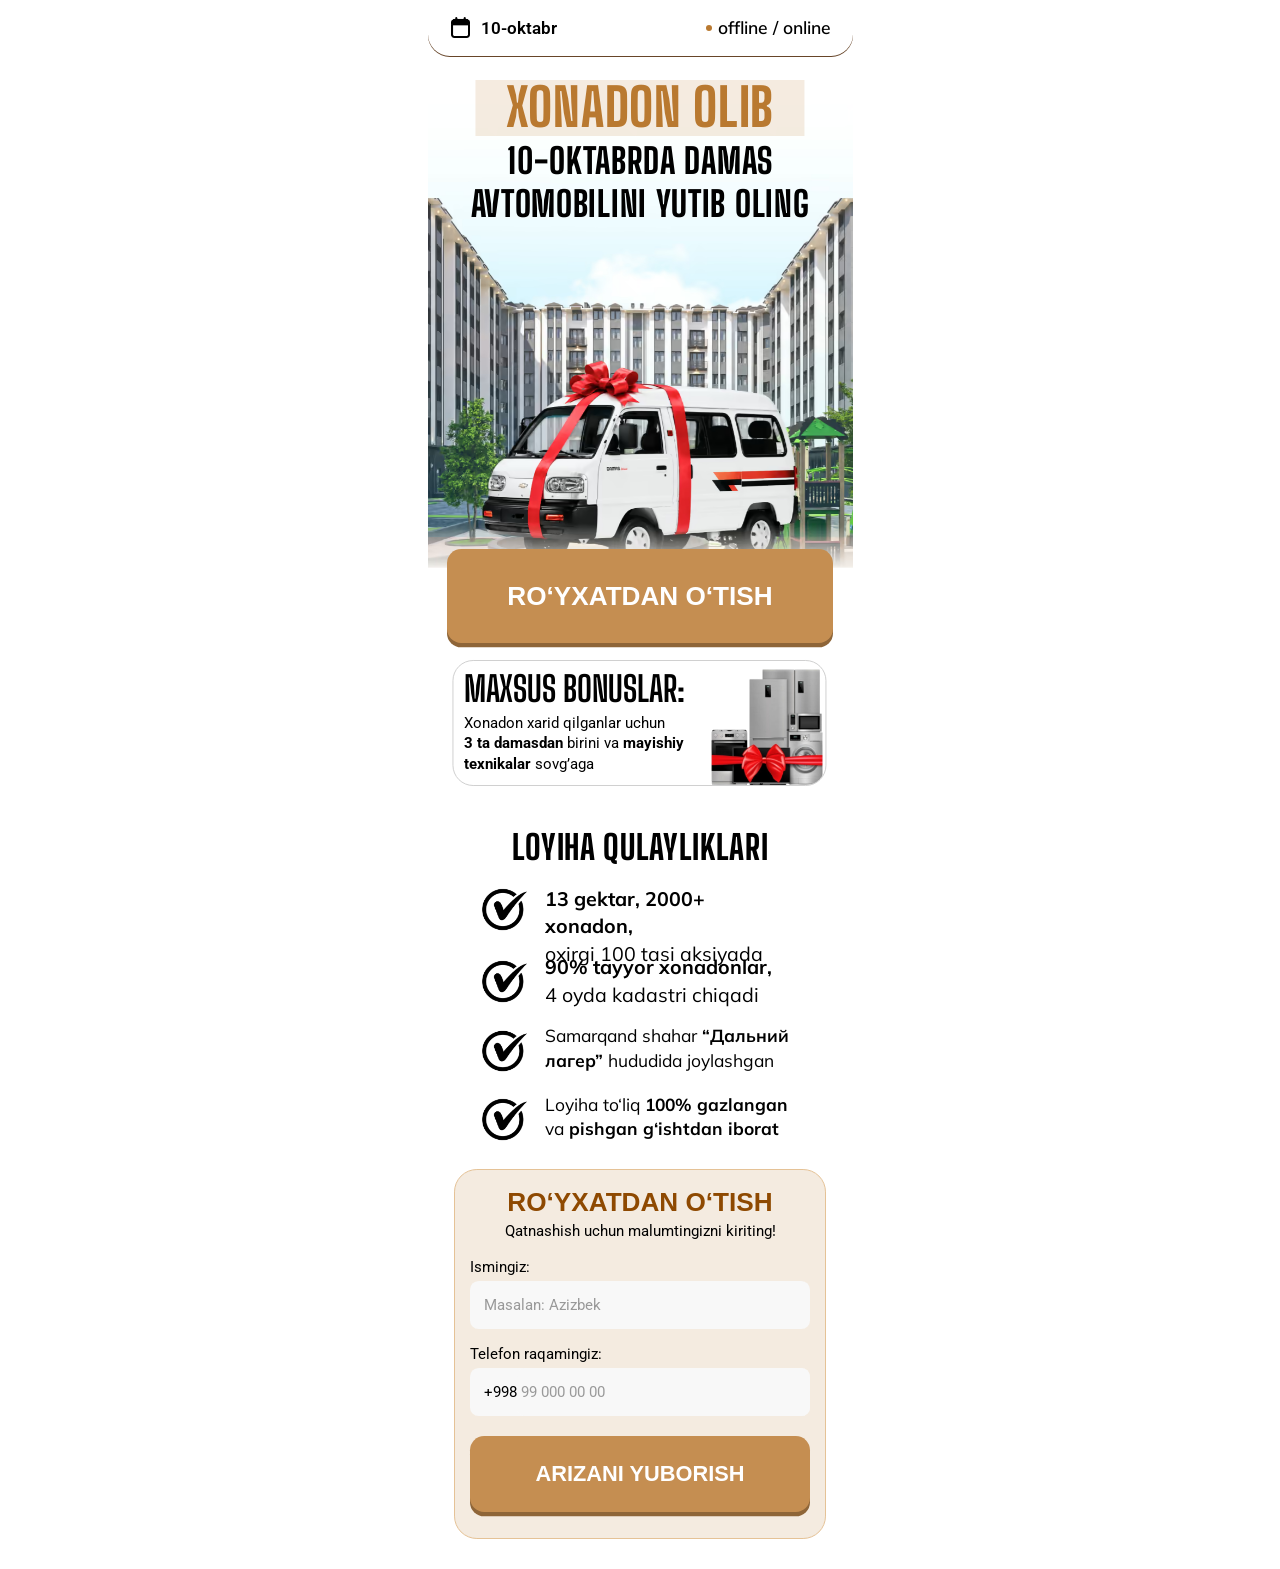
<file: index.html>
<!doctype html>
<html lang="uz"><head><base href="./a/"><meta charset="utf-8"><meta name="viewport" content="width=device-width,initial-scale=1"><meta name="theme-color" content="#fff"><meta name="description" content="10-oktabr, offline / online. Samarqand shahar Дальний лагер hududidagi xonadonlar taqdimotida qatnashing."><title>Xonadon olib, Damas avtomobilini yutib oling</title><link rel="stylesheet" href="./css/main.css" fetchpriority="high" media="print" onload="this.media='all'"><link rel="preload" href="./fonts/display.woff2" as="font" type="font/woff2" crossorigin><style>@font-face{font-family:Launch;src:url( "./fonts/display.woff2" ) format( "woff2" );font-weight:800;font-display:swap}*{box-sizing:border-box}html{background:#fff}body{margin:0;color:#000;font-family:Roboto,Arial,sans-serif}button,a,input{-webkit-tap-highlight-color:transparent}button{font:inherit;cursor:pointer}button:focus-visible,a:focus-visible{outline:3px solid #2196f3;outline-offset:4px}img{display:block}h1,h2,p{margin:0}strong{font-weight:700}.page{--u:calc(min(100vw,425px) / 390);width:100%;max-width:425px;margin:auto;overflow:hidden;background:#fff;padding-bottom:calc(27 * var(--u))}.hero{position:relative;isolation:isolate}.hero::after{content:"";position:absolute;left:0;right:0;bottom:0;z-index:-1;background-repeat:no-repeat;background-size:100% 100%}.event{position:relative;z-index:2;display:flex;align-items:center;justify-content:space-between;font-size:calc(16 * var(--u));white-space:nowrap}.event-date{display:flex;align-items:center;gap:calc(7 * var(--u))}.event-date img{width:calc(20 * var(--u));height:calc(21 * var(--u));object-fit:contain}.event-mode{display:flex;align-items:center;gap:calc(6 * var(--u))}.event-mode::before{content:"";width:calc(6 * var(--u));height:calc(6 * var(--u));border-radius:50%;background:var(--accent)}h1{position:relative;text-transform:uppercase;text-align:center;font-family:Launch,Impact, "Arial Narrow" ,sans-serif;font-weight:800}.headline-accent{color:var(--accent)}.cta{position:relative;display:flex;align-items:center;justify-content:center;border:0;text-align:center;text-transform:uppercase;font-family:HelveticaNeue,Arial,sans-serif;font-size:calc(24 * var(--u));font-weight:700;line-height:1;transition:filter .15s;z-index:3}.cta:hover{filter:brightness(1.035)}.cta:active{transform:translateY(2px)}@font-face{font-family:Roboto;src:url( "./fonts/roboto-range.woff2" ) format( "woff2" );font-weight:400 700;font-display:swap}@font-face{font-family:Mulish;src:url( "./fonts/mulish-range.woff2" ) format( "woff2" );font-weight:400 700;font-display:swap}@font-face{font-family:Launch;src:url( "./fonts/big-700.woff2" ) format( "woff2" );font-weight:700;font-display:swap}.theme-a{--accent:#b97930}.theme-a .hero{height:calc(504 * var(--u))}.theme-a .hero::after{will-change:transform;top:0;height:calc(537 * var(--u));bottom:auto}.theme-a .event{height:calc(51 * var(--u));padding:0 calc(20 * var(--u)) 0 calc(22 * var(--u));border-radius:0 0 calc(20 * var(--u)) calc(20 * var(--u));box-shadow:0 1px #674529;background:#fff}.theme-a .event-date{font:600 calc(16 * var(--u)) / normal Roboto,Arial,sans-serif;gap:calc(10 * var(--u))}.theme-a .event-date img{width:calc(17 * var(--u));height:calc(19 * var(--u))}.event-mode{font:600 calc(16 * var(--u)) / calc(14 * var(--u)) Mulish,Arial,sans-serif;gap:calc(5 * var(--u))}.theme-a h1{position:absolute;top:calc(69 * var(--u));left:calc(11 * var(--u));width:calc(368 * var(--u));font-size:calc(32 * var(--u));line-height:1.24;letter-spacing:calc(.64 * var(--u))}.theme-a .headline-accent{position:relative;display:block;font-size:calc(48 * var(--u));line-height:1.24;isolation:isolate}.theme-a .headline-accent::before{content:"";position:absolute;z-index:-1;width:calc(302 * var(--u));height:calc(52 * var(--u));left:50%;top:calc(4 * var(--u));transform:translateX(-50%);background:#b9793026}.theme-a h1>span:last-child{display:block;transform:translateY(calc(-1 * var(--u)))}.theme-a .cta{width:calc(354 * var(--u));height:calc(86 * var(--u));margin:0 auto;border-radius:calc(13 * var(--u));background:#c58e51;color:#fff;box-shadow:0 calc(4 * var(--u)) #8e6538}.bonus{position:relative;width:calc(343 * var(--u));height:calc(115 * var(--u));margin:calc(16 * var(--u)) auto 0;transform:translateX(calc(-.5 * var(--u)));border:1px solid #d0d0d0;border-radius:calc(19 * var(--u));overflow:hidden;background:#fff}.bonus-copy{position:relative;z-index:1;padding:calc(8 * var(--u)) calc(10 * var(--u))}.bonus h2{font:700 calc(32 * var(--u)) / 1.1 Launch,Impact,sans-serif;text-transform:uppercase;letter-spacing:0}.bonus p{font:400 calc(14 * var(--u)) / 1.35 Roboto,Arial,sans-serif;margin-top:calc(4 * var(--u));width:calc(222 * var(--u))}.bonus-image{position:absolute;right:calc(-1 * var(--u));top:calc(-1 * var(--u));width:calc(119 * var(--u));height:calc(115 * var(--u));object-fit:cover}</style><noscript><link rel="stylesheet" href="./css/main.css"></noscript></head><body><main class="page theme-a">
  <section class="hero" aria-labelledby="headline">
    <header class="event"><span class="event-date"><img src="./assets/calendar-a.avif" width="20" height="21" loading="lazy" decoding="async" alt="">10-oktabr</span><span class="event-mode">offline / online</span></header>
    <h1 id="headline"><span class="headline-accent">Xonadon olib</span><span>10-oktabrda Damas<br>avtomobilini yutib oling</span></h1>
  </section>
  <button class="cta" type="button" data-open-form>Ro‘yxatdan o‘tish</button>
  <aside class="bonus" aria-labelledby="bonus-title">
    <div class="bonus-copy"><h2 id="bonus-title">Maxsus bonuslar:</h2><p>Xonadon xarid qilganlar uchun<br><strong>3 ta damasdan</strong> birini va <strong>mayishiy texnikalar</strong> sovg’aga</p></div>
    <img class="bonus-image" src="./assets/bonus-appliances.avif" width="238" height="230" loading="lazy" decoding="async" alt="Sovg‘a uchun maishiy texnikalar">
  </aside>
  <section class="benefits" aria-labelledby="benefits-title"><h2 class="section-title" id="benefits-title">Loyiha qulayliklari</h2>
    <ul class="benefit-list">
      <li><img src="./assets/check.avif" width="86" height="86" loading="lazy" decoding="async" alt=""><p><strong>13 gektar, 2000+ xonadon,</strong><br>oxirgi 100 tasi aksiyada</p></li>
      <li><img src="./assets/check.avif" width="86" height="86" loading="lazy" decoding="async" alt=""><p><strong>90% tayyor xonadonlar,</strong><br>4 oyda kadastri chiqadi</p></li>
      <li><img src="./assets/check.avif" width="86" height="86" loading="lazy" decoding="async" alt=""><p>Samarqand shahar <strong>“Дальний лагер”</strong> hududida joylashgan</p></li>
      <li class="gas-benefit"><img src="./assets/check.avif" width="86" height="86" loading="lazy" decoding="async" alt=""><p>Loyiha to‘liq <strong>100% gazlangan</strong><br>va <strong>pishgan g‘ishtdan iborat</strong></p></li>
    </ul>
  </section>
  <section id="registration" class="registration" aria-labelledby="form-title">
  <h2 id="form-title">Ro‘yxatdan o‘tish</h2>
  <p class="registration-intro">Qatnashish uchun malumtingizni kiriting!</p>
  <form id="registrationForm" method="post" novalidate>
    <div class="form-row"><label for="name">Ismingiz<span class="required-mark" aria-hidden="true">*</span><span class="label-colon">:</span></label><input id="name" name="name" type="text" autocomplete="name" placeholder="Masalan: Azizbek" maxlength="100" aria-describedby="nameError" required><p id="nameError" class="form-error" role="alert" hidden>Ismingizni harflar bilan to‘g‘ri kiriting.</p></div>
    <div class="form-row"><label for="phone">Telefon raqamingiz<span class="required-mark" aria-hidden="true">*</span><span class="label-colon">:</span></label><div class="phone-field"><span aria-hidden="true">+998</span><input id="phone" name="phone" type="tel" inputmode="numeric" autocomplete="tel-national" placeholder="99 000 00 00" aria-label="Telefon raqamingiz, O‘zbekiston +998" aria-describedby="phoneError" required></div><p id="phoneError" class="form-error" role="alert" hidden>+998 dan keyin 9 ta raqam kiriting.</p></div>
    <p id="form-error" class="form-error" role="alert" hidden></p>
    <p id="form-status" class="form-status" role="status" hidden></p>
    <button id="submitBtn" class="registration-submit" type="submit">Arizani yuborish<span class="submit-arrow" aria-hidden="true">→</span></button>
  </form>
</section>

</main>
<script src="./js/config.js" defer></script><script src="./js/landing.js" defer></script><script src="./js/main.js" defer></script><script src="./js/pixel.js" defer></script></body></html>
</file>
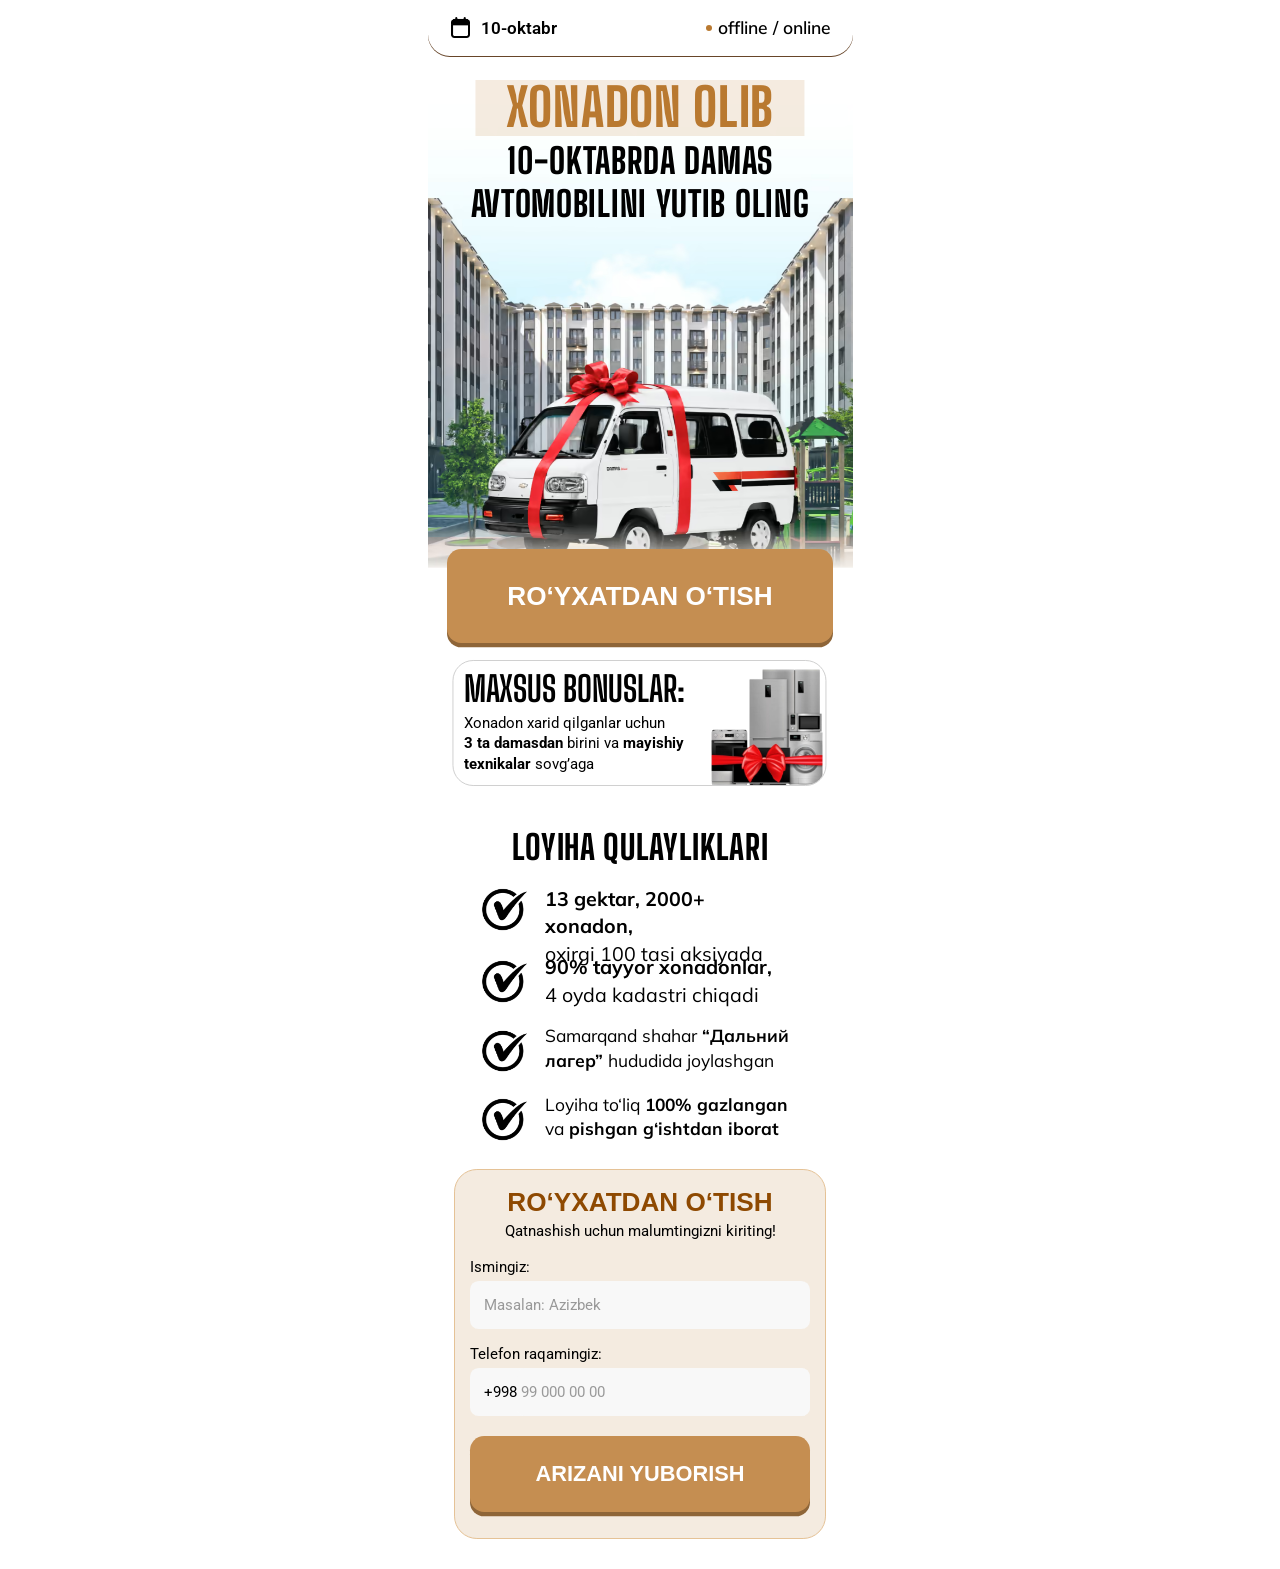
<file: a/index.html>
<!doctype html>
<html lang="uz"><head><meta charset="utf-8"><meta name="viewport" content="width=device-width,initial-scale=1"><meta name="theme-color" content="#fff"><meta name="description" content="10-oktabr, offline / online. Samarqand shahar Дальний лагер hududidagi xonadonlar taqdimotida qatnashing."><title>Xonadon olib, Damas avtomobilini yutib oling</title><link rel="stylesheet" href="./css/main.css" fetchpriority="high" media="print" onload="this.media='all'"><link rel="preload" href="./fonts/display.woff2" as="font" type="font/woff2" crossorigin><style>@font-face{font-family:Launch;src:url( "./fonts/display.woff2" ) format( "woff2" );font-weight:800;font-display:swap}*{box-sizing:border-box}html{background:#fff}body{margin:0;color:#000;font-family:Roboto,Arial,sans-serif}button,a,input{-webkit-tap-highlight-color:transparent}button{font:inherit;cursor:pointer}button:focus-visible,a:focus-visible{outline:3px solid #2196f3;outline-offset:4px}img{display:block}h1,h2,p{margin:0}strong{font-weight:700}.page{--u:calc(min(100vw,425px) / 390);width:100%;max-width:425px;margin:auto;overflow:hidden;background:#fff;padding-bottom:calc(27 * var(--u))}.hero{position:relative;isolation:isolate}.hero::after{content:"";position:absolute;left:0;right:0;bottom:0;z-index:-1;background-repeat:no-repeat;background-size:100% 100%}.event{position:relative;z-index:2;display:flex;align-items:center;justify-content:space-between;font-size:calc(16 * var(--u));white-space:nowrap}.event-date{display:flex;align-items:center;gap:calc(7 * var(--u))}.event-date img{width:calc(20 * var(--u));height:calc(21 * var(--u));object-fit:contain}.event-mode{display:flex;align-items:center;gap:calc(6 * var(--u))}.event-mode::before{content:"";width:calc(6 * var(--u));height:calc(6 * var(--u));border-radius:50%;background:var(--accent)}h1{position:relative;text-transform:uppercase;text-align:center;font-family:Launch,Impact, "Arial Narrow" ,sans-serif;font-weight:800}.headline-accent{color:var(--accent)}.cta{position:relative;display:flex;align-items:center;justify-content:center;border:0;text-align:center;text-transform:uppercase;font-family:HelveticaNeue,Arial,sans-serif;font-size:calc(24 * var(--u));font-weight:700;line-height:1;transition:filter .15s;z-index:3}.cta:hover{filter:brightness(1.035)}.cta:active{transform:translateY(2px)}@font-face{font-family:Roboto;src:url( "./fonts/roboto-range.woff2" ) format( "woff2" );font-weight:400 700;font-display:swap}@font-face{font-family:Mulish;src:url( "./fonts/mulish-range.woff2" ) format( "woff2" );font-weight:400 700;font-display:swap}@font-face{font-family:Launch;src:url( "./fonts/big-700.woff2" ) format( "woff2" );font-weight:700;font-display:swap}.theme-a{--accent:#b97930}.theme-a .hero{height:calc(504 * var(--u))}.theme-a .hero::after{will-change:transform;top:0;height:calc(537 * var(--u));bottom:auto}.theme-a .event{height:calc(51 * var(--u));padding:0 calc(20 * var(--u)) 0 calc(22 * var(--u));border-radius:0 0 calc(20 * var(--u)) calc(20 * var(--u));box-shadow:0 1px #674529;background:#fff}.theme-a .event-date{font:600 calc(16 * var(--u)) / normal Roboto,Arial,sans-serif;gap:calc(10 * var(--u))}.theme-a .event-date img{width:calc(17 * var(--u));height:calc(19 * var(--u))}.event-mode{font:600 calc(16 * var(--u)) / calc(14 * var(--u)) Mulish,Arial,sans-serif;gap:calc(5 * var(--u))}.theme-a h1{position:absolute;top:calc(69 * var(--u));left:calc(11 * var(--u));width:calc(368 * var(--u));font-size:calc(32 * var(--u));line-height:1.24;letter-spacing:calc(.64 * var(--u))}.theme-a .headline-accent{position:relative;display:block;font-size:calc(48 * var(--u));line-height:1.24;isolation:isolate}.theme-a .headline-accent::before{content:"";position:absolute;z-index:-1;width:calc(302 * var(--u));height:calc(52 * var(--u));left:50%;top:calc(4 * var(--u));transform:translateX(-50%);background:#b9793026}.theme-a h1>span:last-child{display:block;transform:translateY(calc(-1 * var(--u)))}.theme-a .cta{width:calc(354 * var(--u));height:calc(86 * var(--u));margin:0 auto;border-radius:calc(13 * var(--u));background:#c58e51;color:#fff;box-shadow:0 calc(4 * var(--u)) #8e6538}.bonus{position:relative;width:calc(343 * var(--u));height:calc(115 * var(--u));margin:calc(16 * var(--u)) auto 0;transform:translateX(calc(-.5 * var(--u)));border:1px solid #d0d0d0;border-radius:calc(19 * var(--u));overflow:hidden;background:#fff}.bonus-copy{position:relative;z-index:1;padding:calc(8 * var(--u)) calc(10 * var(--u))}.bonus h2{font:700 calc(32 * var(--u)) / 1.1 Launch,Impact,sans-serif;text-transform:uppercase;letter-spacing:0}.bonus p{font:400 calc(14 * var(--u)) / 1.35 Roboto,Arial,sans-serif;margin-top:calc(4 * var(--u));width:calc(222 * var(--u))}.bonus-image{position:absolute;right:calc(-1 * var(--u));top:calc(-1 * var(--u));width:calc(119 * var(--u));height:calc(115 * var(--u));object-fit:cover}</style><noscript><link rel="stylesheet" href="./css/main.css"></noscript></head><body><main class="page theme-a">
  <section class="hero" aria-labelledby="headline">
    <header class="event"><span class="event-date"><img src="./assets/calendar-a.avif" width="20" height="21" loading="lazy" decoding="async" alt="">10-oktabr</span><span class="event-mode">offline / online</span></header>
    <h1 id="headline"><span class="headline-accent">Xonadon olib</span><span>10-oktabrda Damas<br>avtomobilini yutib oling</span></h1>
  </section>
  <button class="cta" type="button" data-open-form>Ro‘yxatdan o‘tish</button>
  <aside class="bonus" aria-labelledby="bonus-title">
    <div class="bonus-copy"><h2 id="bonus-title">Maxsus bonuslar:</h2><p>Xonadon xarid qilganlar uchun<br><strong>3 ta damasdan</strong> birini va <strong>mayishiy texnikalar</strong> sovg’aga</p></div>
    <img class="bonus-image" src="./assets/bonus-appliances.avif" width="238" height="230" loading="lazy" decoding="async" alt="Sovg‘a uchun maishiy texnikalar">
  </aside>
  <section class="benefits" aria-labelledby="benefits-title"><h2 class="section-title" id="benefits-title">Loyiha qulayliklari</h2>
    <ul class="benefit-list">
      <li><img src="./assets/check.avif" width="86" height="86" loading="lazy" decoding="async" alt=""><p><strong>13 gektar, 2000+ xonadon,</strong><br>oxirgi 100 tasi aksiyada</p></li>
      <li><img src="./assets/check.avif" width="86" height="86" loading="lazy" decoding="async" alt=""><p><strong>90% tayyor xonadonlar,</strong><br>4 oyda kadastri chiqadi</p></li>
      <li><img src="./assets/check.avif" width="86" height="86" loading="lazy" decoding="async" alt=""><p>Samarqand shahar <strong>“Дальний лагер”</strong> hududida joylashgan</p></li>
      <li class="gas-benefit"><img src="./assets/check.avif" width="86" height="86" loading="lazy" decoding="async" alt=""><p>Loyiha to‘liq <strong>100% gazlangan</strong><br>va <strong>pishgan g‘ishtdan iborat</strong></p></li>
    </ul>
  </section>
  <section id="registration" class="registration" aria-labelledby="form-title">
  <h2 id="form-title">Ro‘yxatdan o‘tish</h2>
  <p class="registration-intro">Qatnashish uchun malumtingizni kiriting!</p>
  <form id="registrationForm" method="post" novalidate>
    <div class="form-row"><label for="name">Ismingiz<span class="required-mark" aria-hidden="true">*</span><span class="label-colon">:</span></label><input id="name" name="name" type="text" autocomplete="name" placeholder="Masalan: Azizbek" maxlength="100" aria-describedby="nameError" required><p id="nameError" class="form-error" role="alert" hidden>Ismingizni harflar bilan to‘g‘ri kiriting.</p></div>
    <div class="form-row"><label for="phone">Telefon raqamingiz<span class="required-mark" aria-hidden="true">*</span><span class="label-colon">:</span></label><div class="phone-field"><span aria-hidden="true">+998</span><input id="phone" name="phone" type="tel" inputmode="numeric" autocomplete="tel-national" placeholder="99 000 00 00" aria-label="Telefon raqamingiz, O‘zbekiston +998" aria-describedby="phoneError" required></div><p id="phoneError" class="form-error" role="alert" hidden>+998 dan keyin 9 ta raqam kiriting.</p></div>
    <p id="form-error" class="form-error" role="alert" hidden></p>
    <p id="form-status" class="form-status" role="status" hidden></p>
    <button id="submitBtn" class="registration-submit" type="submit">Arizani yuborish<span class="submit-arrow" aria-hidden="true">→</span></button>
  </form>
</section>

</main>
<script src="./js/config.js" defer></script><script src="./js/landing.js" defer></script><script src="./js/main.js" defer></script><script src="./js/pixel.js" defer></script></body></html>
</file>
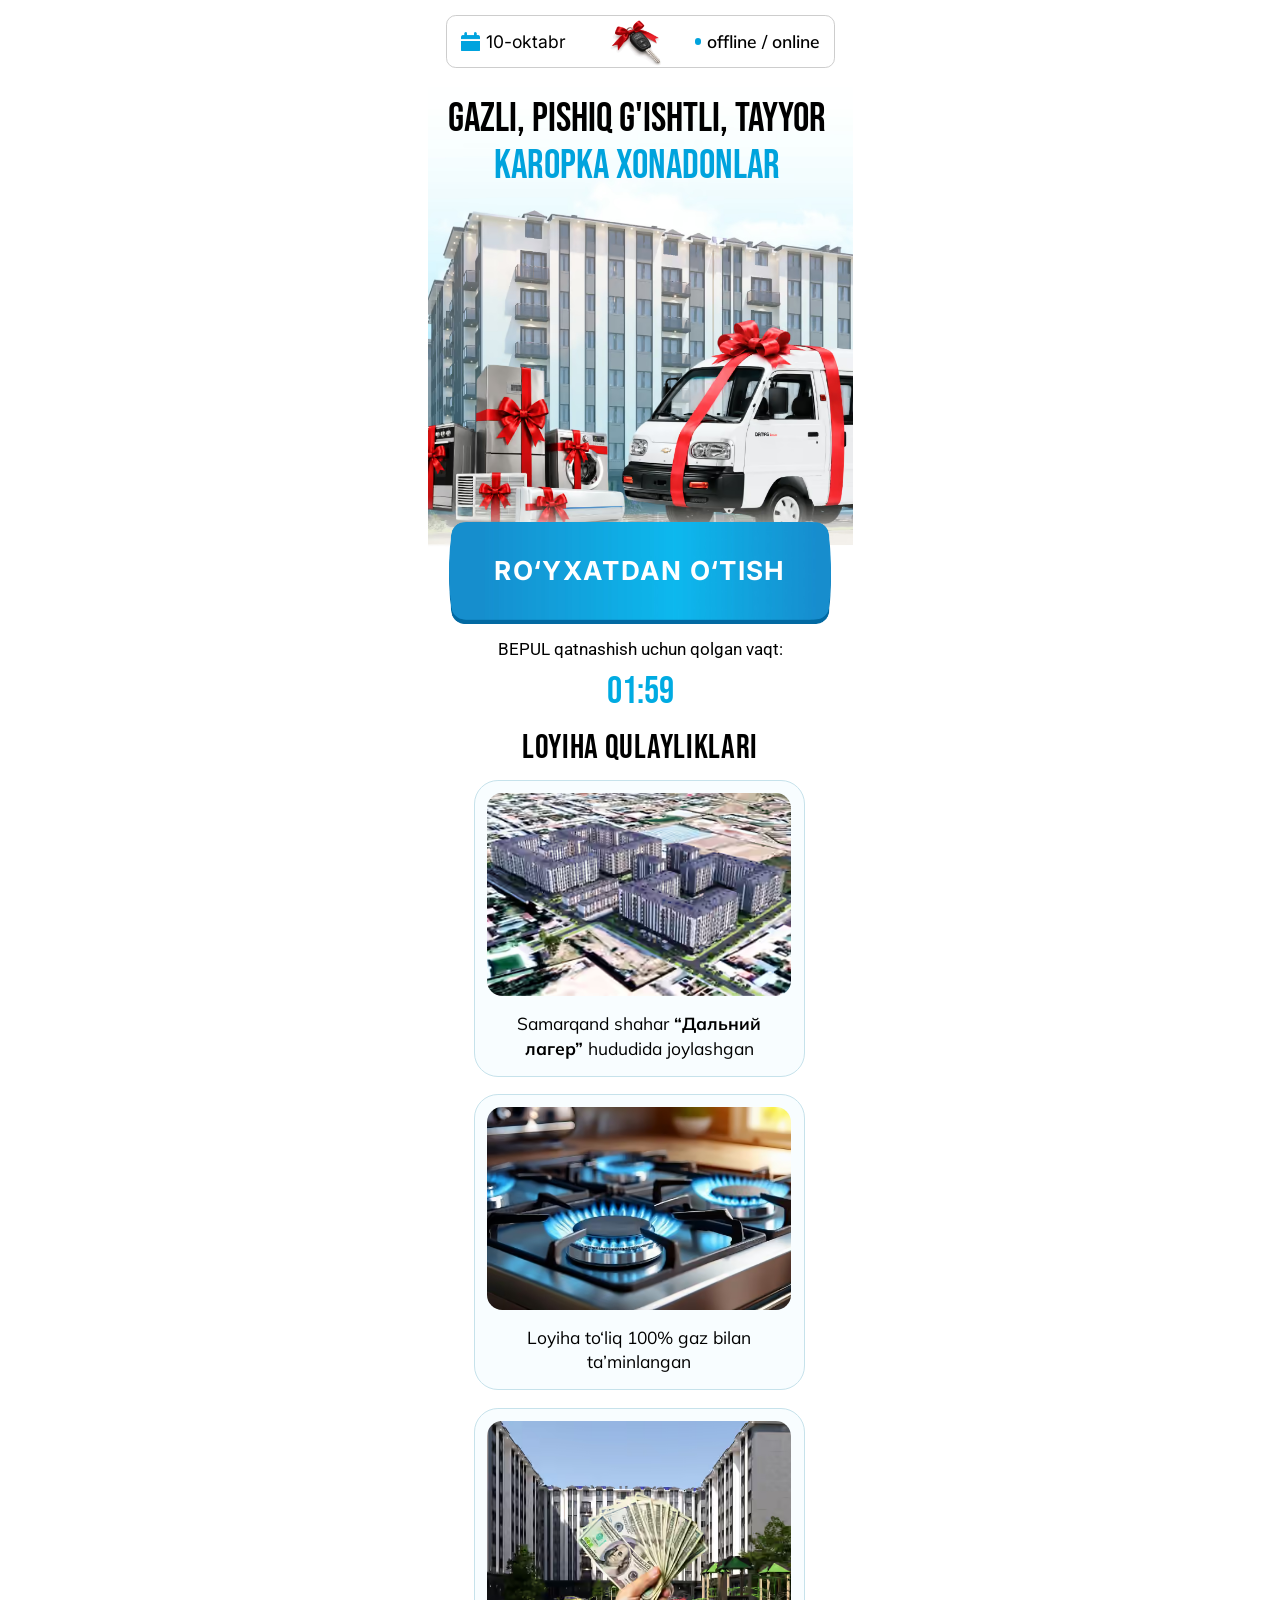
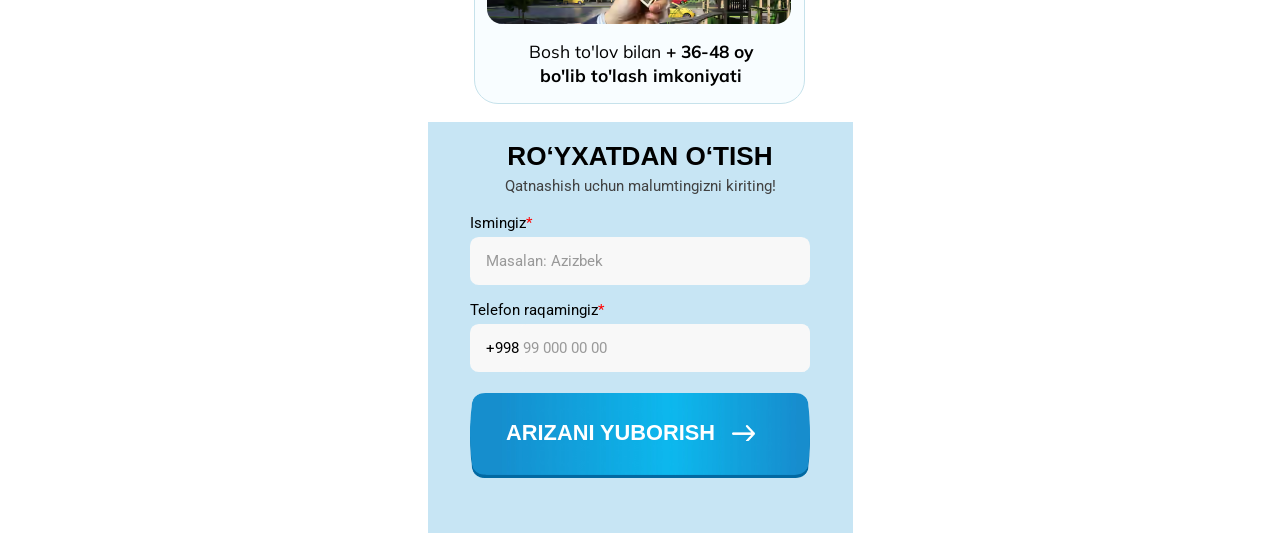
<file: b/index.html>
<!doctype html>
<html lang="uz"><head><meta charset="utf-8"><meta name="viewport" content="width=device-width,initial-scale=1"><meta name="theme-color" content="#fff"><meta name="description" content="10-oktabr, offline / online. Samarqand shahar Дальний лагер hududidagi xonadonlar taqdimotida qatnashing."><title>Gazli, pishiq g‘ishtli, tayyor karopka xonadonlar</title><link rel="preload" href="./fonts/display.woff2" as="font" type="font/woff2" crossorigin><style>@font-face{font-family:Launch;src:url( "./fonts/display.woff2" ) format( "woff2" );font-weight:400;font-display:swap}*{box-sizing:border-box}html{background:#fff}body{margin:0;color:#000;font-family:Roboto,Arial,sans-serif}button,a,input{-webkit-tap-highlight-color:transparent}button{font:inherit;cursor:pointer}button:focus-visible,a:focus-visible{outline:3px solid #2196f3;outline-offset:4px}img{display:block}h1,h2,p{margin:0}strong{font-weight:700}.page{--u:calc(min(100vw,425px) / 390);width:100%;max-width:425px;margin:auto;overflow:hidden;background:#fff;padding-bottom:calc(0 * var(--u))}.hero{position:relative;isolation:isolate}.hero::after{content:"";position:absolute;left:0;right:0;bottom:0;z-index:-1;background-repeat:no-repeat;background-size:100% 100%}.event{position:relative;z-index:2;display:flex;align-items:center;justify-content:space-between;font-size:calc(16 * var(--u));white-space:nowrap}.event-date{display:flex;align-items:center;gap:calc(7 * var(--u))}.event-date img{width:calc(20 * var(--u));height:calc(21 * var(--u));object-fit:contain}.event-mode{display:flex;align-items:center;gap:calc(6 * var(--u))}.event-mode::before{content:"";width:calc(6 * var(--u));height:calc(6 * var(--u));border-radius:50%;background:var(--accent)}h1{position:relative;text-transform:uppercase;text-align:center;font-family:Launch,Impact, "Arial Narrow" ,sans-serif;font-weight:400}.headline-accent{color:var(--accent)}.cta{position:relative;display:flex;align-items:center;justify-content:center;border:0;text-align:center;text-transform:uppercase;font-family:HelveticaNeue,Arial,sans-serif;font-size:calc(24 * var(--u));font-weight:700;line-height:1;transition:filter .15s;z-index:3}.cta:hover{filter:brightness(1.035)}.cta:active{transform:translateY(2px)}@font-face{font-family:Inter;src:url( "./fonts/inter-400.woff2" ) format( "woff2" );font-weight:400;font-display:swap}@font-face{font-family:Inter;src:url( "./fonts/inter-700.woff2" ) format( "woff2" );font-weight:700;font-display:swap}@font-face{font-family:Roboto;src:url( "./fonts/roboto-400.woff2" ) format( "woff2" );font-weight:400;font-display:swap}@font-face{font-family:Mulish;src:url( "./fonts/mulish-600.woff2" ) format( "woff2" );font-weight:600;font-display:swap}.theme-b{--accent:#00a3dd}.theme-b .hero{height:calc(479 * var(--u));padding-top:calc(14 * var(--u))}.theme-b .hero::after{top:0;height:calc(512 * var(--u));bottom:auto}.theme-b .event{height:calc(48 * var(--u));margin-left:calc(17 * var(--u));width:calc(357 * var(--u));padding:0 calc(13 * var(--u));border:1px solid #cdcdcd;border-radius:calc(9 * var(--u));background:#fff}.theme-b .event-date{font-family:Inter,Arial,sans-serif;font-weight:400;gap:calc(6 * var(--u))}.theme-b .event-date img{width:calc(17.1 * var(--u));height:calc(17.82 * var(--u))}.theme-b .event-mode{font:600 calc(16 * var(--u)) / calc(14 * var(--u)) Mulish,Arial,sans-serif;gap:calc(5 * var(--u))}.theme-b .event-key{position:absolute;left:calc(145 * var(--u));top:calc(3 * var(--u));width:calc(64 * var(--u));height:calc(43 * var(--u));object-fit:contain}.theme-b h1{position:absolute;top:calc(86 * var(--u));left:calc(15 * var(--u));width:calc(355 * var(--u));font-size:calc(38 * var(--u));line-height:1.15;font-weight:400;letter-spacing:0}.theme-b .cta{height:calc(90 * var(--u));width:calc(350 * var(--u));margin:0 auto;color:#fff;border-radius:0;background:transparent;font-family:Inter,Arial,sans-serif;letter-spacing:calc(1.2 * var(--u))}.theme-b .cta::before{content:"";position:absolute;inset:0;bottom:calc(-4 * var(--u));z-index:-1;background-size:100% 100%}.timer-block{text-align:center}.theme-b .timer-block{margin-top:calc(17 * var(--u))}.theme-b .timer-block p{font:400 calc(16 * var(--u)) / 1.2 Roboto,Arial,sans-serif}.countdown{display:block;font-family:Launch,Impact,sans-serif;font-weight:400;font-variant-numeric:tabular-nums}.theme-b .countdown{font-size:calc(35 * var(--u));line-height:1.1;color:#00abe2;margin-top:calc(9.8 * var(--u))}.theme-b .section-title{font-family:Launch,Impact,sans-serif;font-size:calc(31 * var(--u));line-height:1.2;letter-spacing:calc(.62 * var(--u));font-weight:400;text-transform:uppercase;text-align:center}.theme-b .benefits{margin-top:calc(13.5 * var(--u))}.theme-b h1,.theme-b .countdown,.theme-b .section-title{transform:translateY(calc(1 * var(--u)))}</style><link rel="stylesheet" href="./css/main.css" media="print" onload="this.media='all'"><noscript><link rel="stylesheet" href="./css/main.css"></noscript></head><body><main class="page theme-b">
  <section class="hero" aria-labelledby="headline">
    <header class="event"><span class="event-date"><img src="./assets/calendar-b.avif" width="20" height="22" loading="lazy" decoding="async" alt="">10-oktabr</span><img class="event-key" src="./assets/key.avif" width="128" height="86" loading="lazy" decoding="async" alt=""><span class="event-mode">offline / online</span></header>
    <h1 id="headline">Gazli, pishiq g'ishtli, tayyor<br><span class="headline-accent">karopka xonadonlar</span></h1>
  </section>
  <button class="cta" type="button" data-open-form>Ro‘yxatdan o‘tish</button>
  <div class="timer-block"><p data-countdown-label>BEPUL qatnashish uchun qolgan vaqt:</p><span class="countdown" data-countdown aria-label="Maketdagi vaqt namunasi">01:59</span></div>
  <section class="benefits" aria-labelledby="benefits-title"><h2 class="section-title" id="benefits-title">Loyiha qulayliklari</h2>
    <ul class="photo-cards">
      <li><img src="./assets/location.avif" width="558" height="372" loading="lazy" decoding="async" alt="Дальний лагер hududidagi turar joy majmuasi"><p>Samarqand shahar <strong>“Дальний лагер”</strong> hududida joylashgan</p></li>
      <li><img src="./assets/gas.avif" width="558" height="372" loading="lazy" decoding="async" alt="Gaz plitasida yonayotgan gaz"><p>Loyiha to‘liq 100% gaz bilan ta’minlangan</p></li>
      <li><img src="./assets/payment.avif" width="558" height="372" loading="lazy" decoding="async" alt="Xonadon uchun boshlang‘ich to‘lov"><p>Bosh to'lov bilan <strong>+ 36-48 oy bo'lib to'lash imkoniyati</strong></p></li>
    </ul>
  </section>
  <section id="registration" class="registration" aria-labelledby="form-title">
  <h2 id="form-title">Ro‘yxatdan o‘tish</h2>
  <p class="registration-intro">Qatnashish uchun malumtingizni kiriting!</p>
  <form id="registrationForm" method="post" novalidate>
    <div class="form-row"><label for="name">Ismingiz<span class="required-mark" aria-hidden="true">*</span><span class="label-colon">:</span></label><input id="name" name="name" type="text" autocomplete="name" placeholder="Masalan: Azizbek" maxlength="100" aria-describedby="nameError" required><p id="nameError" class="form-error" role="alert" hidden>Ismingizni harflar bilan to‘g‘ri kiriting.</p></div>
    <div class="form-row"><label for="phone">Telefon raqamingiz<span class="required-mark" aria-hidden="true">*</span><span class="label-colon">:</span></label><div class="phone-field"><span aria-hidden="true">+998</span><input id="phone" name="phone" type="tel" inputmode="numeric" autocomplete="tel-national" placeholder="99 000 00 00" aria-label="Telefon raqamingiz, O‘zbekiston +998" aria-describedby="phoneError" required></div><p id="phoneError" class="form-error" role="alert" hidden>+998 dan keyin 9 ta raqam kiriting.</p></div>
    <p id="form-error" class="form-error" role="alert" hidden></p>
    <p id="form-status" class="form-status" role="status" hidden></p>
    <button id="submitBtn" class="registration-submit" type="submit">Arizani yuborish<span class="submit-arrow" aria-hidden="true">→</span></button>
  </form>
</section>

</main>
<script src="./js/config.js" defer></script><script src="./js/landing.js" defer></script><script src="./js/main.js" defer></script><script src="./js/pixel.js" defer></script></body></html>
</file>
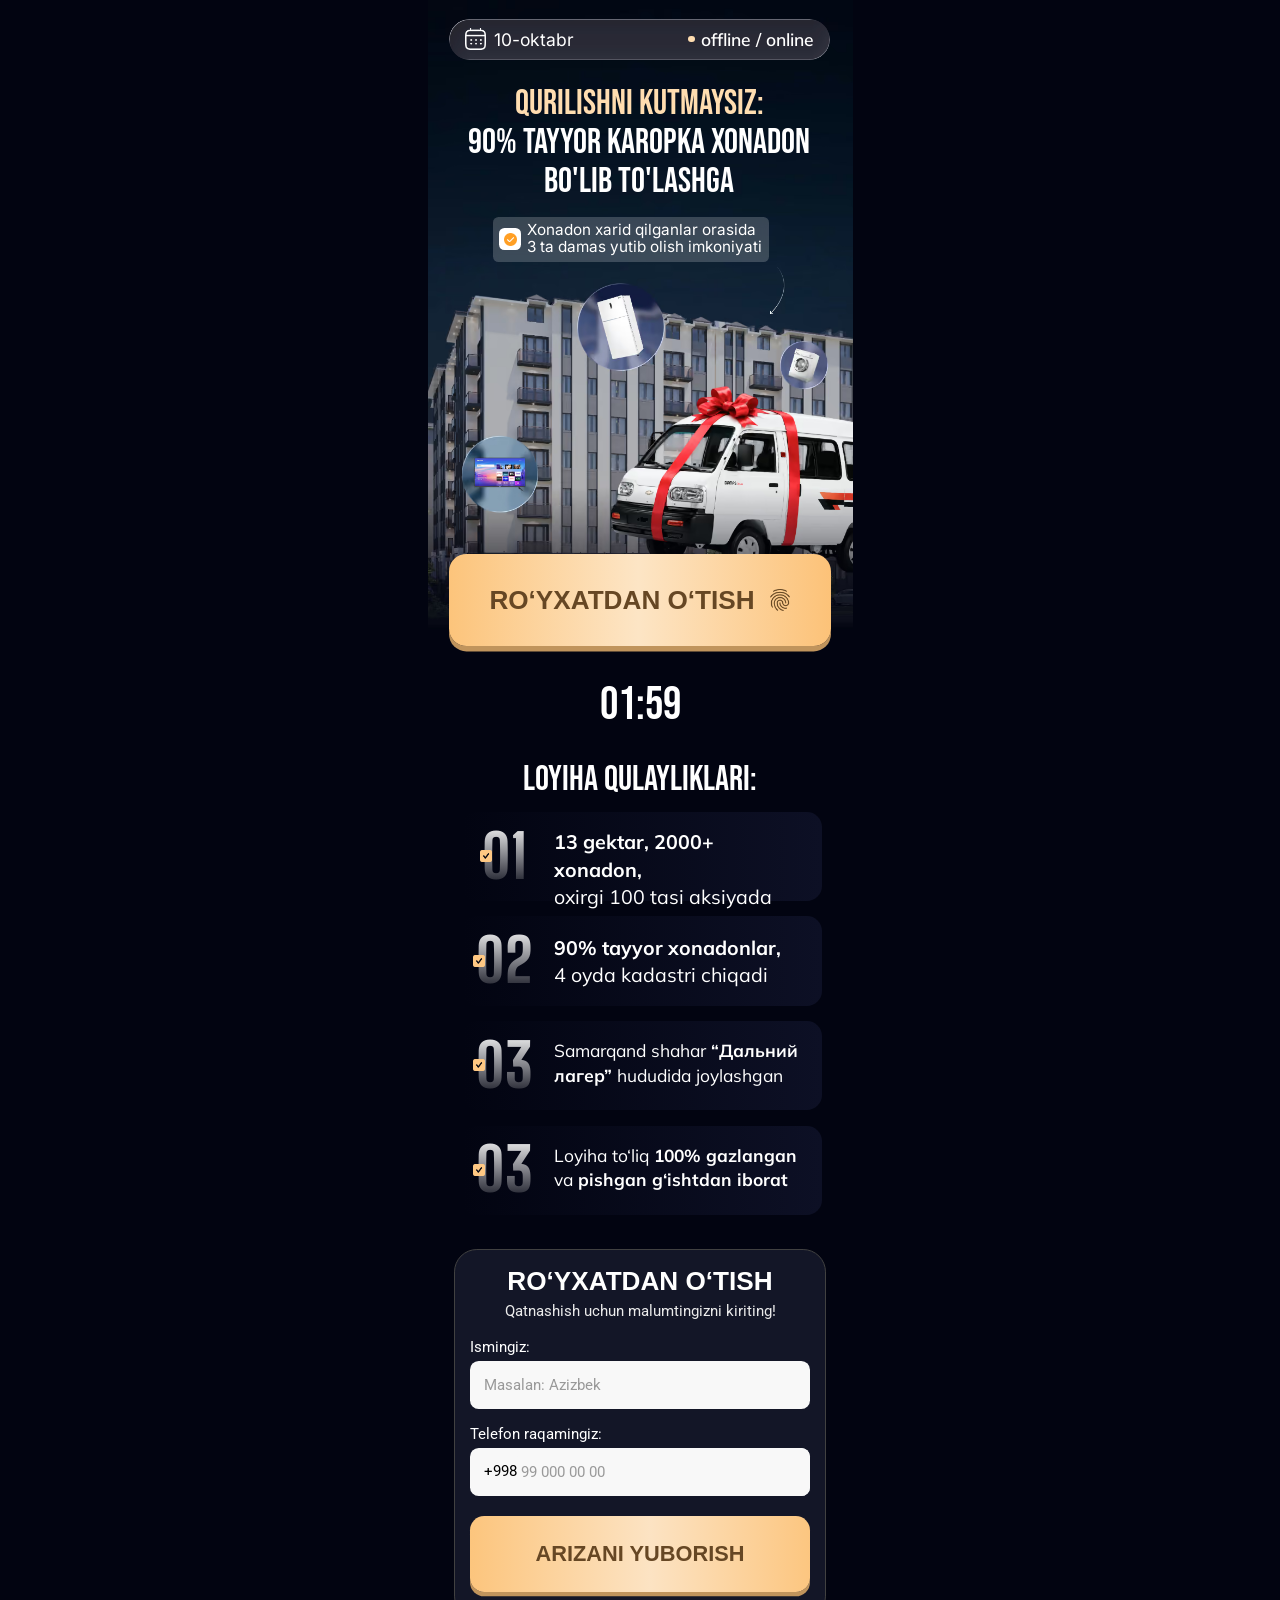
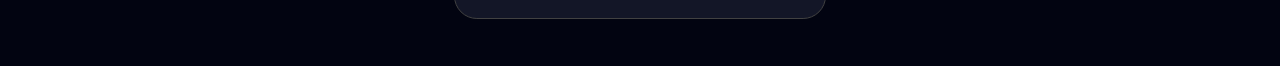
<file: c/index.html>
<!doctype html>
<html lang="uz"><head><meta charset="utf-8"><meta name="viewport" content="width=device-width,initial-scale=1"><meta name="theme-color" content="#020411"><meta name="description" content="10-oktabr, offline / online. Samarqand shahar Дальний лагер hududidagi xonadonlar taqdimotida qatnashing."><title>90% tayyor karopka xonadon — bo‘lib to‘lashga</title><link rel="preload" href="./fonts/display.woff2" as="font" type="font/woff2" crossorigin><style>@font-face{font-family:Launch;src:url( "./fonts/display.woff2" ) format( "woff2" );font-weight:400;font-display:swap}*{box-sizing:border-box}html{background:#020411}body{margin:0;color:#fff;font-family:Roboto,Arial,sans-serif}button,a,input{-webkit-tap-highlight-color:transparent}button{font:inherit;cursor:pointer}button:focus-visible,a:focus-visible{outline:3px solid #2196f3;outline-offset:4px}img{display:block}h1,h2,p{margin:0}strong{font-weight:700}.page{--u:calc(min(100vw,425px) / 390);width:100%;max-width:425px;margin:auto;overflow:hidden;background:#020411;padding-bottom:calc(43 * var(--u))}.hero{position:relative;isolation:isolate}.hero::after{content:"";position:absolute;left:0;right:0;bottom:0;z-index:-1;background-repeat:no-repeat;background-size:100% 100%}.event{position:relative;z-index:2;display:flex;align-items:center;justify-content:space-between;font-size:calc(16 * var(--u));white-space:nowrap}.event-date{display:flex;align-items:center;gap:calc(7 * var(--u))}.event-date img{width:calc(20 * var(--u));height:calc(21 * var(--u));object-fit:contain}.event-mode{display:flex;align-items:center;gap:calc(6 * var(--u))}.event-mode::before{content:"";width:calc(6 * var(--u));height:calc(6 * var(--u));border-radius:50%;background:var(--accent)}h1{position:relative;text-transform:uppercase;text-align:center;font-family:Launch,Impact, "Arial Narrow" ,sans-serif;font-weight:400}.headline-accent{color:var(--accent)}.cta{position:relative;display:flex;align-items:center;justify-content:center;border:0;text-align:center;text-transform:uppercase;font-family:HelveticaNeue,Arial,sans-serif;font-size:calc(24 * var(--u));font-weight:700;line-height:1;transition:filter .15s;z-index:3}.cta:hover{filter:brightness(1.035)}.cta:active{transform:translateY(2px)}@font-face{font-family:Inter;src:url( "./fonts/inter-400.woff2" ) format( "woff2" );font-weight:400;font-display:swap}@font-face{font-family:Mulish;src:url( "./fonts/mulish-600.woff2" ) format( "woff2" );font-weight:600;font-display:swap}.theme-c{--accent:#ffddb0;background:#020411;color:#fff}.theme-c .hero{height:calc(508 * var(--u));padding-top:calc(17 * var(--u));z-index:0}.theme-c .hero::after{top:0;height:calc(577 * var(--u));bottom:auto}.theme-c .event{height:calc(38 * var(--u));margin-left:calc(20 * var(--u));width:calc(349 * var(--u));padding:0 calc(14 * var(--u));background:#ffffff26;border-radius:calc(19 * var(--u));font-weight:400}.theme-c .event-date{gap:calc(7 * var(--u));font-family:Inter,Arial,sans-serif}.theme-c .event-mode{font:600 calc(16 * var(--u)) / calc(14 * var(--u)) Mulish,Arial,sans-serif;gap:calc(6 * var(--u))}.theme-c h1{position:absolute;left:calc(36 * var(--u));top:calc(75 * var(--u));width:calc(317 * var(--u));font-size:calc(32 * var(--u));line-height:1.12;font-weight:400;letter-spacing:0}.hero-offer{position:absolute;left:calc(60 * var(--u));top:calc(199 * var(--u));display:flex;align-items:center;gap:calc(5 * var(--u));width:calc(253 * var(--u));height:calc(41 * var(--u));padding:calc(5 * var(--u)) calc(6 * var(--u));font:400 calc(14 * var(--u)) / 1.1 Inter,Arial,sans-serif;border-radius:calc(5 * var(--u));background:#ffffff33;backdrop-filter:blur(6px)}.hero-offer>span:last-child{white-space:nowrap}.offer-check{flex-shrink:0;width:calc(20 * var(--u));height:calc(20 * var(--u));display:grid;place-items:center;background:#fff;border-radius:calc(5 * var(--u))}.offer-check img{width:calc(12 * var(--u));height:calc(12 * var(--u))}.theme-c .cta{width:calc(350 * var(--u));height:calc(85 * var(--u));margin:0 auto;gap:calc(13 * var(--u));background:linear-gradient(90deg,#fcc47b,#fde5c5 49.519%,#fcc278);border-radius:calc(16 * var(--u));color:#664724;box-shadow:0 calc(5 * var(--u)) #c0945c}.theme-c .cta img{height:calc(20 * var(--u));width:calc(20 * var(--u))}.theme-c .timer-block{text-align:center;margin-top:calc(28 * var(--u))}.theme-c .countdown{font-family:Launch,Impact,sans-serif;font-size:calc(42 * var(--u));line-height:1.26;font-weight:400;font-variant-numeric:tabular-nums}.theme-c .benefits{margin-top:calc(18.11125 * var(--u))}.theme-c .section-title{font-family:Launch,Impact,sans-serif;font-size:calc(32 * var(--u));line-height:1.4;font-weight:400;text-align:center;text-transform:uppercase}.theme-c h1,.theme-c .countdown,.theme-c .section-title{transform:translateY(calc(2 * var(--u)))}</style><link rel="stylesheet" href="./css/main.css" media="print" onload="this.media='all'"><noscript><link rel="stylesheet" href="./css/main.css"></noscript></head><body><main class="page theme-c">
  <section class="hero" aria-labelledby="headline">
    <header class="event"><span class="event-date"><img src="./assets/calendar-c.avif" width="20" height="21" loading="lazy" decoding="async" alt="">10-oktabr</span><span class="event-mode">offline / online</span></header>
    <h1 id="headline"><span class="headline-accent">Qurilishni kutmaysiz:</span><br>90% tayyor karopka xonadon<br>bo'lib to'lashga</h1>
    <p class="hero-offer"><span class="offer-check" aria-hidden="true"><img src="./assets/offer-check.avif" width="12" height="12" loading="lazy" decoding="async" alt=""></span><span>Xonadon xarid qilganlar orasida<br>3 ta damas yutib olish imkoniyati</span></p>
  </section>
  <button class="cta" type="button" data-open-form>Ro‘yxatdan o‘tish<img src="./assets/touch.avif" width="60" height="60" loading="lazy" decoding="async" alt=""></button>
  <div class="timer-block"><span class="countdown" data-countdown aria-label="Maketdagi vaqt namunasi">01:59</span></div>
  <section class="benefits" aria-labelledby="benefits-title"><h2 class="section-title" id="benefits-title">Loyiha qulayliklari:</h2>
    <ol class="number-cards">
      <li><span class="number" aria-hidden="true">01</span><p><strong>13 gektar, 2000+ xonadon,</strong><br>oxirgi 100 tasi aksiyada</p></li>
      <li><span class="number" aria-hidden="true">02</span><p><strong>90% tayyor xonadonlar,</strong><br>4 oyda kadastri chiqadi</p></li>
      <li><span class="number" aria-hidden="true">03</span><p>Samarqand shahar <strong>“Дальний лагер”</strong> hududida joylashgan</p></li>
      <li class="gas-benefit"><span class="number" aria-hidden="true">03</span><p>Loyiha to‘liq <strong>100% gazlangan</strong><br>va <strong>pishgan g‘ishtdan iborat</strong></p></li>
    </ol>
  </section>
  <section id="registration" class="registration" aria-labelledby="form-title">
  <h2 id="form-title">Ro‘yxatdan o‘tish</h2>
  <p class="registration-intro">Qatnashish uchun malumtingizni kiriting!</p>
  <form id="registrationForm" method="post" novalidate>
    <div class="form-row"><label for="name">Ismingiz<span class="required-mark" aria-hidden="true">*</span><span class="label-colon">:</span></label><input id="name" name="name" type="text" autocomplete="name" placeholder="Masalan: Azizbek" maxlength="100" aria-describedby="nameError" required><p id="nameError" class="form-error" role="alert" hidden>Ismingizni harflar bilan to‘g‘ri kiriting.</p></div>
    <div class="form-row"><label for="phone">Telefon raqamingiz<span class="required-mark" aria-hidden="true">*</span><span class="label-colon">:</span></label><div class="phone-field"><span aria-hidden="true">+998</span><input id="phone" name="phone" type="tel" inputmode="numeric" autocomplete="tel-national" placeholder="99 000 00 00" aria-label="Telefon raqamingiz, O‘zbekiston +998" aria-describedby="phoneError" required></div><p id="phoneError" class="form-error" role="alert" hidden>+998 dan keyin 9 ta raqam kiriting.</p></div>
    <p id="form-error" class="form-error" role="alert" hidden></p>
    <p id="form-status" class="form-status" role="status" hidden></p>
    <button id="submitBtn" class="registration-submit" type="submit">Arizani yuborish<span class="submit-arrow" aria-hidden="true">→</span></button>
  </form>
</section>

</main>
<script src="./js/config.js" defer></script><script src="./js/landing.js" defer></script><script src="./js/main.js" defer></script><script src="./js/pixel.js" defer></script></body></html>
</file>
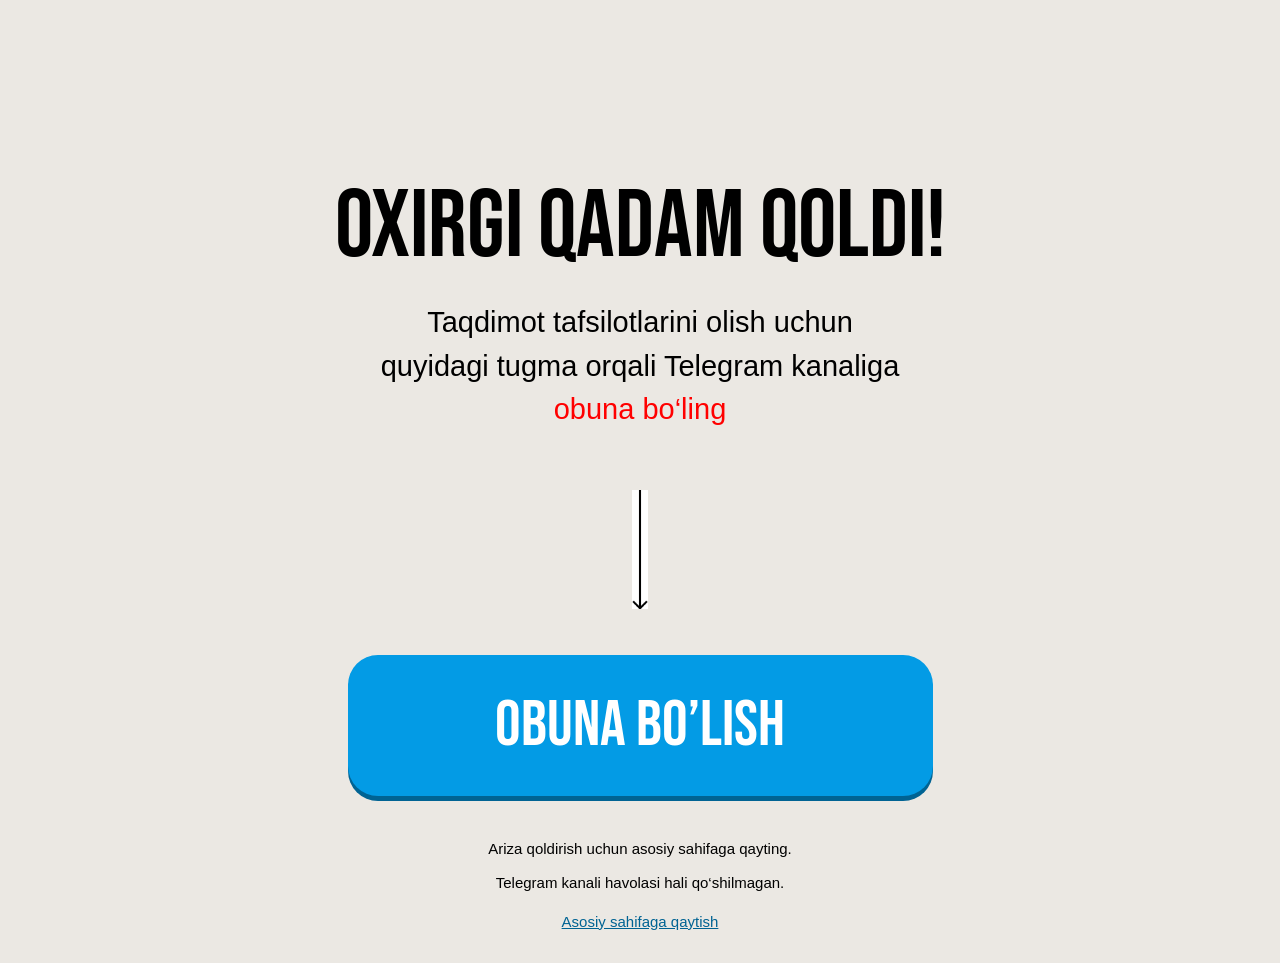
<file: a/thankYou.html>
<!doctype html>
<html lang="uz">
<head>
<meta charset="utf-8">
<meta name="viewport" content="width=device-width,initial-scale=1">
<meta name="theme-color" content="#ebe8e3">
<meta name="robots" content="noindex,follow">
<title>Xonadon olib, Damas avtomobilini yutib oling — oxirgi qadam</title>
<link rel="preload" href="./fonts/thanks-bebas.woff2" as="font" type="font/woff2" crossorigin>
<style>@font-face{font-family:"ThanksBebas";src:url( "./fonts/thanks-bebas.woff2" );font-weight:400;font-display:swap}body.thankyou-page{margin:0;background:#ebe8e3;color:#000;font:400 17px / 1.5 Arial,system-ui,sans-serif}.thankyou-page *{box-sizing:border-box}.thankyou-page [hidden]{display:none!important}.ty-main{min-height:100vh;padding:180px 20px 30px}.ty-container{width:100%;max-width:631px;margin:0 auto;text-align:center}.ty-title{margin:0 auto 25px;max-width:622px;font:400 96px / 1 "ThanksBebas" ,Impact,sans-serif;text-transform:uppercase}.ty-copy{margin:0 auto 58px;max-width:522px;font:400 clamp(17px,5vw,29px) / 1.5 Arial,system-ui,sans-serif}.ty-copy span{color:#f00}.ty-action{width:100%;max-width:585px;margin:auto}.ty-arrow{display:block;margin:0 auto 46px;width:16px;height:119px}.ty-button{display:flex;align-items:center;justify-content:center;width:100%;min-height:141px;padding:39px 10px 38px;margin:0 0 42px;border:0;border-radius:30px;background:#039be5;color:#fff;box-shadow:0 5px #006393;text-decoration:none;text-transform:uppercase;font:400 64px / 1 "ThanksBebas" ,Impact,sans-serif}@media(max-width:500px){.ty-main{padding:30% 10px 24px}.ty-title{font-size:40px;margin-bottom:5px}.ty-arrow{width:auto;height:69px;margin-bottom:24px}.ty-button{min-height:75px;max-width:345px;margin:0 auto 25px;padding:23px 10px 20px;font-size:32px}}</style>
<link rel="stylesheet" href="./css/main.css" media="print" onload="this.media='all'" />
<noscript><link rel="stylesheet" href="./css/main.css" /></noscript>
</head>
<body class="thankyou-page">
<main class="ty-main">
<section class="ty-container" aria-labelledby="thanks-title">
<h1 class="ty-title" id="thanks-title">Oxirgi qadam qoldi!</h1>
<div id="thanks-content">
<p class="ty-copy">Taqdimot tafsilotlarini olish uchun <br>quyidagi tugma orqali Telegram kanaliga <span>obuna bo‘ling</span></p>
<div class="ty-action">
<img class="ty-arrow" src="./assets/strelka.avif" width="16" height="119" alt="" loading="lazy" decoding="async">
<a class="ty-button" id="telegram" aria-disabled="true" tabindex="-1">obuna bo’lish</a>
</div>
</div>
<div class="ty-feedback">
<p id="thanks-message" role="status" hidden></p>
<p id="status" role="alert" hidden></p>
<p id="channel-status" role="status" hidden></p>
<button id="retry-submit" type="button" hidden>Qayta yuborish</button>
<a id="back-to-webinar" href="./" hidden>Asosiy sahifaga qaytish</a>
</div>
</section>
</main>
<script src="./js/config.js" defer></script>
<script src="./js/thanks.js" defer></script>
<script src="./js/pixel.js" defer></script>
</body>
</html>
</file>
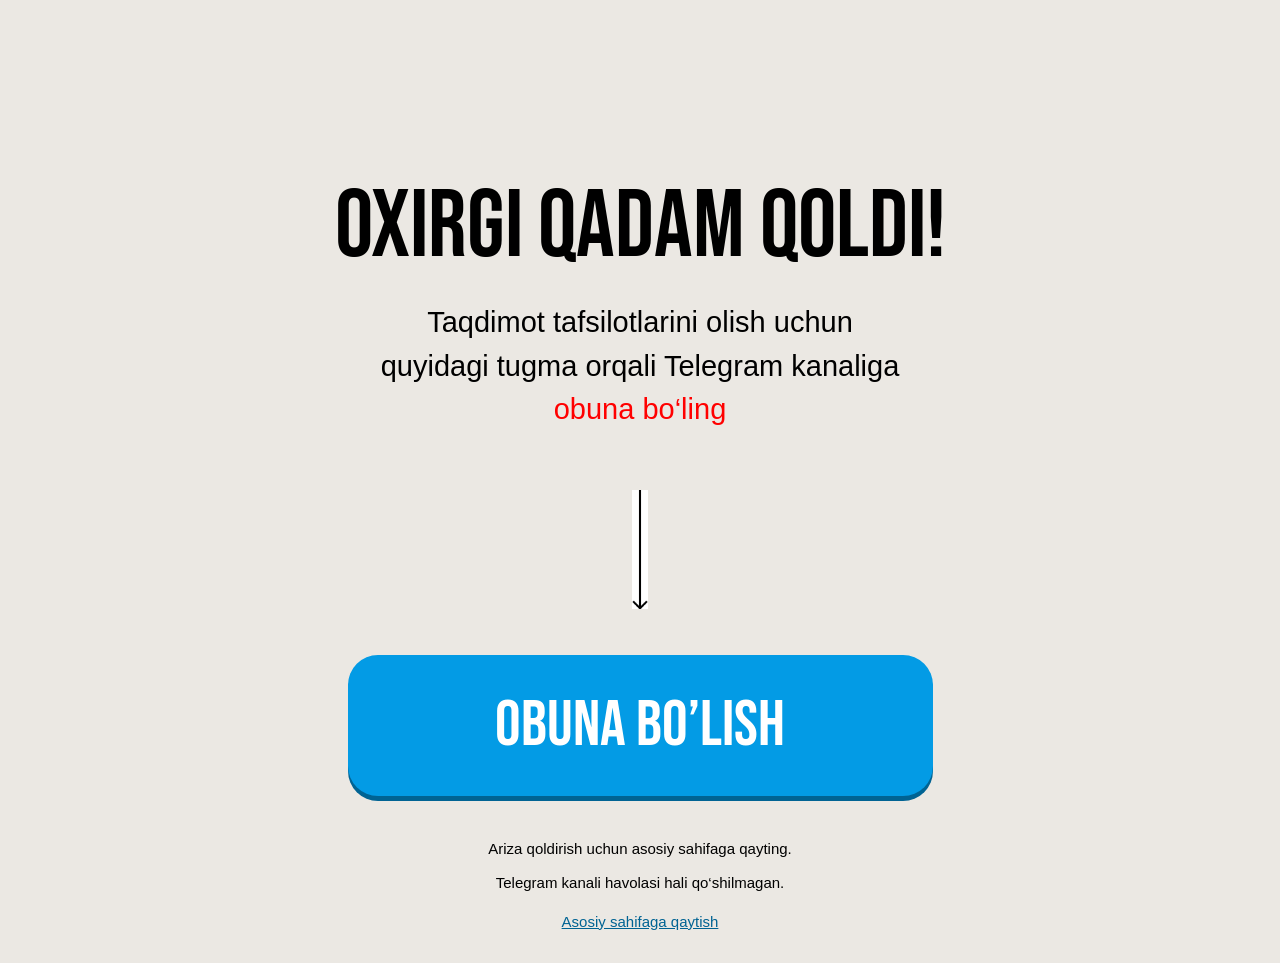
<file: b/thankYou.html>
<!doctype html>
<html lang="uz">
<head>
<meta charset="utf-8">
<meta name="viewport" content="width=device-width,initial-scale=1">
<meta name="theme-color" content="#ebe8e3">
<meta name="robots" content="noindex,follow">
<title>Gazli, pishiq g‘ishtli, tayyor karopka xonadonlar — oxirgi qadam</title>
<link rel="preload" href="./fonts/thanks-bebas.woff2" as="font" type="font/woff2" crossorigin>
<style>@font-face{font-family:"ThanksBebas";src:url( "./fonts/thanks-bebas.woff2" );font-weight:400;font-display:swap}body.thankyou-page{margin:0;background:#ebe8e3;color:#000;font:400 17px / 1.5 Arial,system-ui,sans-serif}.thankyou-page *{box-sizing:border-box}.thankyou-page [hidden]{display:none!important}.ty-main{min-height:100vh;padding:180px 20px 30px}.ty-container{width:100%;max-width:631px;margin:0 auto;text-align:center}.ty-title{margin:0 auto 25px;max-width:622px;font:400 96px / 1 "ThanksBebas" ,Impact,sans-serif;text-transform:uppercase}.ty-copy{margin:0 auto 58px;max-width:522px;font:400 clamp(17px,5vw,29px) / 1.5 Arial,system-ui,sans-serif}.ty-copy span{color:#f00}.ty-action{width:100%;max-width:585px;margin:auto}.ty-arrow{display:block;margin:0 auto 46px;width:16px;height:119px}.ty-button{display:flex;align-items:center;justify-content:center;width:100%;min-height:141px;padding:39px 10px 38px;margin:0 0 42px;border:0;border-radius:30px;background:#039be5;color:#fff;box-shadow:0 5px #006393;text-decoration:none;text-transform:uppercase;font:400 64px / 1 "ThanksBebas" ,Impact,sans-serif}@media(max-width:500px){.ty-main{padding:30% 10px 24px}.ty-title{font-size:40px;margin-bottom:5px}.ty-arrow{width:auto;height:69px;margin-bottom:24px}.ty-button{min-height:75px;max-width:345px;margin:0 auto 25px;padding:23px 10px 20px;font-size:32px}}</style>
<link rel="stylesheet" href="./css/main.css" media="print" onload="this.media='all'" />
<noscript><link rel="stylesheet" href="./css/main.css" /></noscript>
</head>
<body class="thankyou-page">
<main class="ty-main">
<section class="ty-container" aria-labelledby="thanks-title">
<h1 class="ty-title" id="thanks-title">Oxirgi qadam qoldi!</h1>
<div id="thanks-content">
<p class="ty-copy">Taqdimot tafsilotlarini olish uchun <br>quyidagi tugma orqali Telegram kanaliga <span>obuna bo‘ling</span></p>
<div class="ty-action">
<img class="ty-arrow" src="./assets/strelka.avif" width="16" height="119" alt="" loading="lazy" decoding="async">
<a class="ty-button" id="telegram" aria-disabled="true" tabindex="-1">obuna bo’lish</a>
</div>
</div>
<div class="ty-feedback">
<p id="thanks-message" role="status" hidden></p>
<p id="status" role="alert" hidden></p>
<p id="channel-status" role="status" hidden></p>
<button id="retry-submit" type="button" hidden>Qayta yuborish</button>
<a id="back-to-webinar" href="./" hidden>Asosiy sahifaga qaytish</a>
</div>
</section>
</main>
<script src="./js/config.js" defer></script>
<script src="./js/thanks.js" defer></script>
<script src="./js/pixel.js" defer></script>
</body>
</html>
</file>
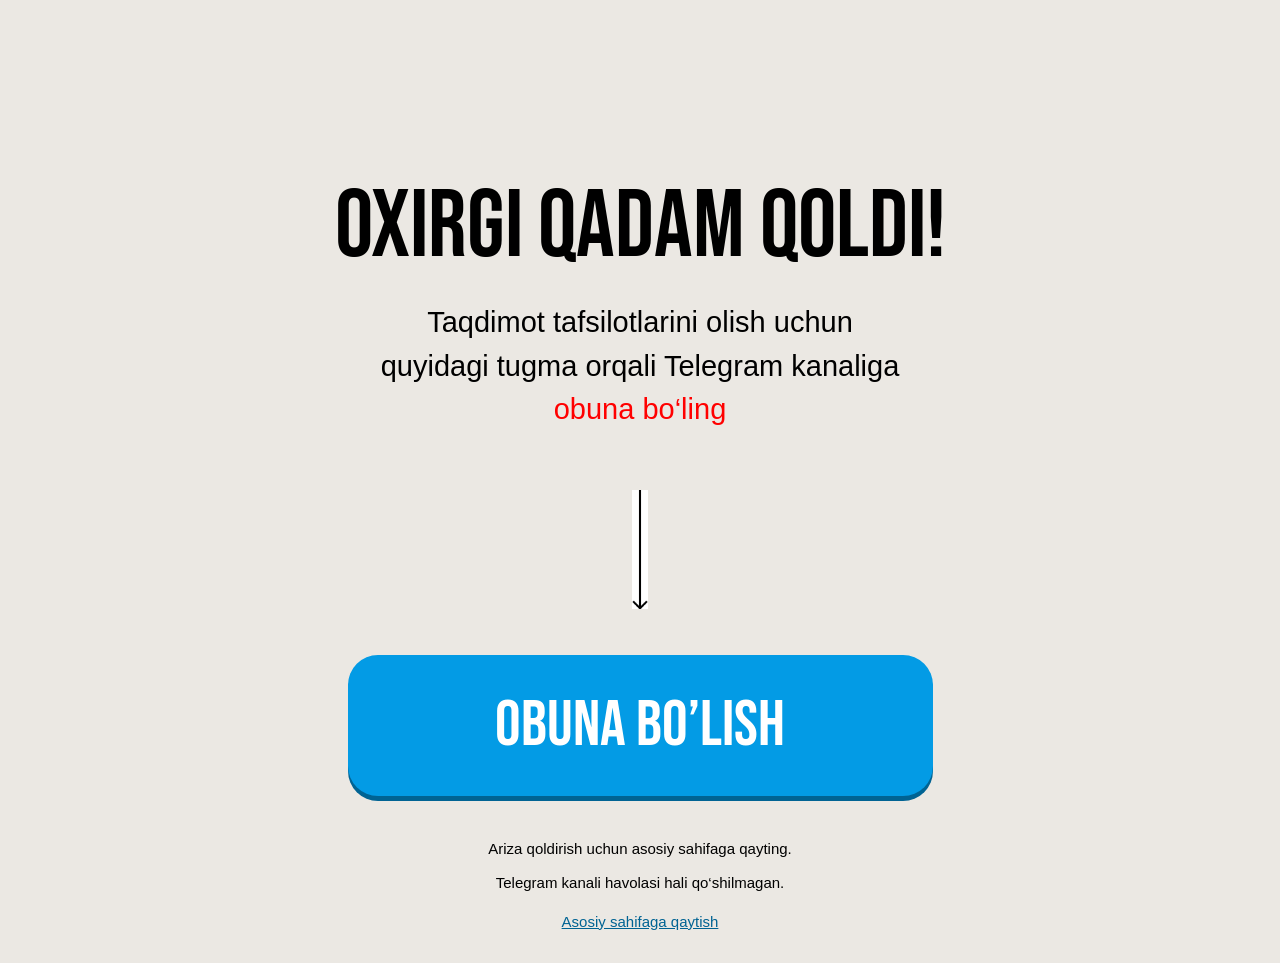
<file: c/thankYou.html>
<!doctype html>
<html lang="uz">
<head>
<meta charset="utf-8">
<meta name="viewport" content="width=device-width,initial-scale=1">
<meta name="theme-color" content="#ebe8e3">
<meta name="robots" content="noindex,follow">
<title>90% tayyor karopka xonadon — bo‘lib to‘lashga — oxirgi qadam</title>
<link rel="preload" href="./fonts/thanks-bebas.woff2" as="font" type="font/woff2" crossorigin>
<style>@font-face{font-family:"ThanksBebas";src:url( "./fonts/thanks-bebas.woff2" );font-weight:400;font-display:swap}body.thankyou-page{margin:0;background:#ebe8e3;color:#000;font:400 17px / 1.5 Arial,system-ui,sans-serif}.thankyou-page *{box-sizing:border-box}.thankyou-page [hidden]{display:none!important}.ty-main{min-height:100vh;padding:180px 20px 30px}.ty-container{width:100%;max-width:631px;margin:0 auto;text-align:center}.ty-title{margin:0 auto 25px;max-width:622px;font:400 96px / 1 "ThanksBebas" ,Impact,sans-serif;text-transform:uppercase}.ty-copy{margin:0 auto 58px;max-width:522px;font:400 clamp(17px,5vw,29px) / 1.5 Arial,system-ui,sans-serif}.ty-copy span{color:#f00}.ty-action{width:100%;max-width:585px;margin:auto}.ty-arrow{display:block;margin:0 auto 46px;width:16px;height:119px}.ty-button{display:flex;align-items:center;justify-content:center;width:100%;min-height:141px;padding:39px 10px 38px;margin:0 0 42px;border:0;border-radius:30px;background:#039be5;color:#fff;box-shadow:0 5px #006393;text-decoration:none;text-transform:uppercase;font:400 64px / 1 "ThanksBebas" ,Impact,sans-serif}@media(max-width:500px){.ty-main{padding:30% 10px 24px}.ty-title{font-size:40px;margin-bottom:5px}.ty-arrow{width:auto;height:69px;margin-bottom:24px}.ty-button{min-height:75px;max-width:345px;margin:0 auto 25px;padding:23px 10px 20px;font-size:32px}}</style>
<link rel="stylesheet" href="./css/main.css" media="print" onload="this.media='all'" />
<noscript><link rel="stylesheet" href="./css/main.css" /></noscript>
</head>
<body class="thankyou-page">
<main class="ty-main">
<section class="ty-container" aria-labelledby="thanks-title">
<h1 class="ty-title" id="thanks-title">Oxirgi qadam qoldi!</h1>
<div id="thanks-content">
<p class="ty-copy">Taqdimot tafsilotlarini olish uchun <br>quyidagi tugma orqali Telegram kanaliga <span>obuna bo‘ling</span></p>
<div class="ty-action">
<img class="ty-arrow" src="./assets/strelka.avif" width="16" height="119" alt="" loading="lazy" decoding="async">
<a class="ty-button" id="telegram" aria-disabled="true" tabindex="-1">obuna bo’lish</a>
</div>
</div>
<div class="ty-feedback">
<p id="thanks-message" role="status" hidden></p>
<p id="status" role="alert" hidden></p>
<p id="channel-status" role="status" hidden></p>
<button id="retry-submit" type="button" hidden>Qayta yuborish</button>
<a id="back-to-webinar" href="./" hidden>Asosiy sahifaga qaytish</a>
</div>
</section>
</main>
<script src="./js/config.js" defer></script>
<script src="./js/thanks.js" defer></script>
<script src="./js/pixel.js" defer></script>
</body>
</html>
</file>
<file: a/css/main.css>
@font-face{font-family:Launch;src:url( "../fonts/display.woff2" ) format( "woff2" );font-weight:800;font-display:swap}*{box-sizing:border-box}html{background:#fff}body{margin:0;color:#000;font-family:Roboto,Arial,sans-serif}button,a,input{-webkit-tap-highlight-color:transparent}button{font:inherit;cursor:pointer}button:focus-visible,a:focus-visible{outline:3px solid #2196f3;outline-offset:4px}img{display:block}h1,h2,p{margin:0}strong{font-weight:700}.page{--u:calc(min(100vw,425px) / 390);width:100%;max-width:425px;margin:auto;overflow:hidden;background:#fff;padding-bottom:calc(27 * var(--u))}.hero{position:relative;isolation:isolate}.hero::after{content:"";position:absolute;left:0;right:0;bottom:0;z-index:-1;background-repeat:no-repeat;background-size:100% 100%}.event{position:relative;z-index:2;display:flex;align-items:center;justify-content:space-between;font-size:calc(16 * var(--u));white-space:nowrap}.event-date{display:flex;align-items:center;gap:calc(7 * var(--u))}.event-date img{width:calc(20 * var(--u));height:calc(21 * var(--u));object-fit:contain}.event-mode{display:flex;align-items:center;gap:calc(6 * var(--u))}.event-mode::before{content:"";width:calc(6 * var(--u));height:calc(6 * var(--u));border-radius:50%;background:var(--accent)}h1{position:relative;text-transform:uppercase;text-align:center;font-family:Launch,Impact, "Arial Narrow" ,sans-serif;font-weight:800}.headline-accent{color:var(--accent)}.cta{position:relative;display:flex;align-items:center;justify-content:center;border:0;text-align:center;text-transform:uppercase;font-family:HelveticaNeue,Arial,sans-serif;font-size:calc(24 * var(--u));font-weight:700;line-height:1;transition:filter .15s;z-index:3}.cta:hover{filter:brightness(1.035)}.cta:active{transform:translateY(2px)}@font-face{font-family:Roboto;src:url( "../fonts/roboto-range.woff2" ) format( "woff2" );font-weight:400 700;font-display:swap}@font-face{font-family:Mulish;src:url( "../fonts/mulish-range.woff2" ) format( "woff2" );font-weight:400 700;font-display:swap}@font-face{font-family:Launch;src:url( "../fonts/big-700.woff2" ) format( "woff2" );font-weight:700;font-display:swap}.theme-a{--accent:#b97930}.theme-a .hero{height:calc(504 * var(--u))}.theme-a .hero::after{will-change:transform;top:0;height:calc(537 * var(--u));bottom:auto}.theme-a .event{height:calc(51 * var(--u));padding:0 calc(20 * var(--u)) 0 calc(22 * var(--u));border-radius:0 0 calc(20 * var(--u)) calc(20 * var(--u));box-shadow:0 1px #674529;background:#fff}.theme-a .event-date{font:600 calc(16 * var(--u)) / normal Roboto,Arial,sans-serif;gap:calc(10 * var(--u))}.theme-a .event-date img{width:calc(17 * var(--u));height:calc(19 * var(--u))}.event-mode{font:600 calc(16 * var(--u)) / calc(14 * var(--u)) Mulish,Arial,sans-serif;gap:calc(5 * var(--u))}.theme-a h1{position:absolute;top:calc(69 * var(--u));left:calc(11 * var(--u));width:calc(368 * var(--u));font-size:calc(32 * var(--u));line-height:1.24;letter-spacing:calc(.64 * var(--u))}.theme-a .headline-accent{position:relative;display:block;font-size:calc(48 * var(--u));line-height:1.24;isolation:isolate}.theme-a .headline-accent::before{content:"";position:absolute;z-index:-1;width:calc(302 * var(--u));height:calc(52 * var(--u));left:50%;top:calc(4 * var(--u));transform:translateX(-50%);background:#b9793026}.theme-a h1>span:last-child{display:block;transform:translateY(calc(-1 * var(--u)))}.theme-a .cta{width:calc(354 * var(--u));height:calc(86 * var(--u));margin:0 auto;border-radius:calc(13 * var(--u));background:#c58e51;color:#fff;box-shadow:0 calc(4 * var(--u)) #8e6538}.bonus{position:relative;width:calc(343 * var(--u));height:calc(115 * var(--u));margin:calc(16 * var(--u)) auto 0;transform:translateX(calc(-.5 * var(--u)));border:1px solid #d0d0d0;border-radius:calc(19 * var(--u));overflow:hidden;background:#fff}.bonus-copy{position:relative;z-index:1;padding:calc(8 * var(--u)) calc(10 * var(--u))}.bonus h2{font:700 calc(32 * var(--u)) / 1.1 Launch,Impact,sans-serif;text-transform:uppercase;letter-spacing:0}.bonus p{font:400 calc(14 * var(--u)) / 1.35 Roboto,Arial,sans-serif;margin-top:calc(4 * var(--u));width:calc(222 * var(--u))}.bonus-image{position:absolute;right:calc(-1 * var(--u));top:calc(-1 * var(--u));width:calc(119 * var(--u));height:calc(115 * var(--u));object-fit:cover}.theme-a .hero::after{background-image:url( "../assets/hero-a.avif" )}.section-title{font-family:Launch,Impact,sans-serif;font-size:calc(31 * var(--u));line-height:1.2;letter-spacing:calc(.62 * var(--u));font-weight:800;text-transform:uppercase;text-align:center}.theme-a .benefits{margin-top:calc(38 * var(--u))}.benefit-list{padding:0;margin:calc(15.8 * var(--u)) calc(50 * var(--u)) 0 calc(49 * var(--u));list-style:none;display:grid;gap:0}.benefit-list li{position:relative;display:flex;align-items:flex-start;gap:calc(16 * var(--u));height:calc(63 * var(--u))}.benefit-list img{width:calc(43 * var(--u));height:calc(43 * var(--u));flex-shrink:0;margin-top:calc(1 * var(--u))}.benefit-list li:nth-child(n+2) img{margin-top:calc(4 * var(--u))}.benefit-list p{font:400 calc(18 * var(--u)) / 1.4 Mulish,Arial,sans-serif;width:calc(232 * var(--u));flex-shrink:0}.benefit-list li:nth-child(2){height:calc(64 * var(--u))}.benefit-list li:last-child{height:calc(50.4 * var(--u))}.benefit-list li:nth-child(3) p,.benefit-list .gas-benefit p{font-size:calc(16 * var(--u))}.registration{width:calc(342 * var(--u));margin:calc(20.63125 * var(--u)) auto 0;padding:calc(17 * var(--u)) calc(14 * var(--u)) calc(24 * var(--u));border:1px solid #e5c296;border-radius:calc(21 * var(--u));background:#f4ebe0;scroll-margin-top:16px;color:#000}.registration h2{font:700 calc(24 * var(--u)) / 1 HelveticaNeue,Arial,sans-serif;text-align:center;text-transform:uppercase;color:#8e4901}.registration-intro{font:400 calc(14 * var(--u)) / 1.35 Roboto,Arial,sans-serif;text-align:center;margin:calc(6 * var(--u)) auto 0;width:calc(255 * var(--u));white-space:nowrap}.registration form{margin-top:calc(14.1 * var(--u))}.form-row+.form-row{margin-top:calc(14 * var(--u))}.registration label{display:block;font:400 calc(14 * var(--u)) / 1.4 Roboto,Arial,sans-serif;margin-bottom:calc(2.4 * var(--u))}.registration input{display:block;box-sizing:border-box;width:100%;height:calc(44 * var(--u));min-width:0;border:0;border-radius:calc(8 * var(--u));padding:0 calc(13 * var(--u));background:#f8f8f8;color:#000;font:400 calc(14 * var(--u)) / 1.4 Roboto,Arial,sans-serif}.registration input::placeholder{color:#999;opacity:1}.registration input:focus-visible{outline:2px solid var(--accent);outline-offset:2px}.phone-field{display:flex;align-items:center;background:#f8f8f8;border:0;border-radius:calc(8 * var(--u));padding-left:calc(13 * var(--u));font:400 calc(14 * var(--u)) / 1.4 Roboto,Arial,sans-serif;color:#000}.phone-field input{border:0;border-radius:inherit;padding-left:calc(3.5 * var(--u));height:calc(44 * var(--u))}.phone-field:focus-within{outline:2px solid var(--accent);outline-offset:2px}.phone-field input:focus-visible{outline:0}.registration input[aria-invalid=true],.phone-field:has([aria-invalid=true]){outline:1px solid #ce2525}.registration-submit{position:relative;isolation:isolate;display:flex;align-items:center;justify-content:center;gap:calc(13 * var(--u));width:100%;height:calc(70 * var(--u));margin-top:calc(18 * var(--u));border:0;border-radius:calc(13 * var(--u));background:#c58e51;color:#fff;box-shadow:0 calc(4 * var(--u)) #8e6538;font:700 calc(20 * var(--u)) / 1 HelveticaNeue,Arial,sans-serif;text-transform:uppercase}.registration-submit:disabled{opacity:.65;cursor:wait}.required-mark,.submit-arrow{display:none}.form-error,.form-status{font-size:calc(13 * var(--u));line-height:1.4;margin-top:8px;overflow-wrap:anywhere}.form-error{color:#b81717}.form-status{color:inherit}.registration [hidden]{display:none!important}@font-face{font-family:"ThanksBebas";src:url( "../fonts/thanks-bebas.woff2" );font-weight:400;font-display:swap}body.thankyou-page{margin:0;background:#ebe8e3;color:#000;font:400 17px / 1.5 Arial,system-ui,sans-serif}.thankyou-page *{box-sizing:border-box}.thankyou-page [hidden]{display:none!important}.ty-main{min-height:100vh;padding:180px 20px 30px}.ty-container{width:100%;max-width:631px;margin:0 auto;text-align:center}.ty-title{margin:0 auto 25px;max-width:622px;font:400 96px / 1 "ThanksBebas" ,Impact,sans-serif;text-transform:uppercase}.ty-copy{margin:0 auto 58px;max-width:522px;font:400 clamp(17px,5vw,29px) / 1.5 Arial,system-ui,sans-serif}.ty-copy span{color:#f00}.ty-action{width:100%;max-width:585px;margin:auto}.ty-arrow{display:block;margin:0 auto 46px;width:16px;height:119px}.ty-button{display:flex;align-items:center;justify-content:center;width:100%;min-height:141px;padding:39px 10px 38px;margin:0 0 42px;border:0;border-radius:30px;background:#039be5;color:#fff;box-shadow:0 5px #006393;text-decoration:none;text-transform:uppercase;font:400 64px / 1 "ThanksBebas" ,Impact,sans-serif}@media(max-width:500px){.ty-main{padding:30% 10px 24px}.ty-title{font-size:40px;margin-bottom:5px}.ty-arrow{width:auto;height:69px;margin-bottom:24px}.ty-button{min-height:75px;max-width:345px;margin:0 auto 25px;padding:23px 10px 20px;font-size:32px}}.ty-feedback{width:100%;max-width:585px;margin:0 auto;font:400 15px / 1.5 Arial,system-ui,sans-serif;text-align:center}.ty-feedback p{margin:12px 0 0}.thankyou-page #status{color:#9e2222}.thankyou-page #retry-submit{font:600 15px / 1.5 Arial,system-ui,sans-serif;border:1px solid #006393;border-radius:12px;background:#fff;color:#006393;padding:12px 20px;margin-top:12px;cursor:pointer}.thankyou-page #back-to-webinar{display:inline-block;color:#006393;margin-top:16px}.ty-button:focus-visible,.thankyou-page #retry-submit:focus-visible,.thankyou-page #back-to-webinar:focus-visible{outline:3px solid #006393;outline-offset:6px}.ty-button[href]:hover{background:#008dd1}.ty-button[aria-disabled=true]{cursor:default}@media(max-width:500px){.ty-feedback{max-width:345px;font-size:13px}}
</file>
<file: b/css/main.css>
@font-face{font-family:Launch;src:url( "../fonts/display.woff2" ) format( "woff2" );font-weight:400;font-display:swap}*{box-sizing:border-box}html{background:#fff}body{margin:0;color:#000;font-family:Roboto,Arial,sans-serif}button,a,input{-webkit-tap-highlight-color:transparent}button{font:inherit;cursor:pointer}button:focus-visible,a:focus-visible{outline:3px solid #2196f3;outline-offset:4px}img{display:block}h1,h2,p{margin:0}strong{font-weight:700}.page{--u:calc(min(100vw,425px) / 390);width:100%;max-width:425px;margin:auto;overflow:hidden;background:#fff;padding-bottom:calc(0 * var(--u))}.hero{position:relative;isolation:isolate}.hero::after{content:"";position:absolute;left:0;right:0;bottom:0;z-index:-1;background-repeat:no-repeat;background-size:100% 100%}.event{position:relative;z-index:2;display:flex;align-items:center;justify-content:space-between;font-size:calc(16 * var(--u));white-space:nowrap}.event-date{display:flex;align-items:center;gap:calc(7 * var(--u))}.event-date img{width:calc(20 * var(--u));height:calc(21 * var(--u));object-fit:contain}.event-mode{display:flex;align-items:center;gap:calc(6 * var(--u))}.event-mode::before{content:"";width:calc(6 * var(--u));height:calc(6 * var(--u));border-radius:50%;background:var(--accent)}h1{position:relative;text-transform:uppercase;text-align:center;font-family:Launch,Impact, "Arial Narrow" ,sans-serif;font-weight:400}.headline-accent{color:var(--accent)}.cta{position:relative;display:flex;align-items:center;justify-content:center;border:0;text-align:center;text-transform:uppercase;font-family:HelveticaNeue,Arial,sans-serif;font-size:calc(24 * var(--u));font-weight:700;line-height:1;transition:filter .15s;z-index:3}.cta:hover{filter:brightness(1.035)}.cta:active{transform:translateY(2px)}@font-face{font-family:Inter;src:url( "../fonts/inter-400.woff2" ) format( "woff2" );font-weight:400;font-display:swap}@font-face{font-family:Inter;src:url( "../fonts/inter-700.woff2" ) format( "woff2" );font-weight:700;font-display:swap}@font-face{font-family:Roboto;src:url( "../fonts/roboto-400.woff2" ) format( "woff2" );font-weight:400;font-display:swap}@font-face{font-family:Mulish;src:url( "../fonts/mulish-600.woff2" ) format( "woff2" );font-weight:600;font-display:swap}.theme-b{--accent:#00a3dd}.theme-b .hero{height:calc(479 * var(--u));padding-top:calc(14 * var(--u))}.theme-b .hero::after{top:0;height:calc(512 * var(--u));bottom:auto}.theme-b .event{height:calc(48 * var(--u));margin-left:calc(17 * var(--u));width:calc(357 * var(--u));padding:0 calc(13 * var(--u));border:1px solid #cdcdcd;border-radius:calc(9 * var(--u));background:#fff}.theme-b .event-date{font-family:Inter,Arial,sans-serif;font-weight:400;gap:calc(6 * var(--u))}.theme-b .event-date img{width:calc(17.1 * var(--u));height:calc(17.82 * var(--u))}.theme-b .event-mode{font:600 calc(16 * var(--u)) / calc(14 * var(--u)) Mulish,Arial,sans-serif;gap:calc(5 * var(--u))}.theme-b .event-key{position:absolute;left:calc(145 * var(--u));top:calc(3 * var(--u));width:calc(64 * var(--u));height:calc(43 * var(--u));object-fit:contain}.theme-b h1{position:absolute;top:calc(86 * var(--u));left:calc(15 * var(--u));width:calc(355 * var(--u));font-size:calc(38 * var(--u));line-height:1.15;font-weight:400;letter-spacing:0}.theme-b .cta{height:calc(90 * var(--u));width:calc(350 * var(--u));margin:0 auto;color:#fff;border-radius:0;background:transparent;font-family:Inter,Arial,sans-serif;letter-spacing:calc(1.2 * var(--u))}.theme-b .cta::before{content:"";position:absolute;inset:0;bottom:calc(-4 * var(--u));z-index:-1;background-size:100% 100%}.timer-block{text-align:center}.theme-b .timer-block{margin-top:calc(17 * var(--u))}.theme-b .timer-block p{font:400 calc(16 * var(--u)) / 1.2 Roboto,Arial,sans-serif}.countdown{display:block;font-family:Launch,Impact,sans-serif;font-weight:400;font-variant-numeric:tabular-nums}.theme-b .countdown{font-size:calc(35 * var(--u));line-height:1.1;color:#00abe2;margin-top:calc(9.8 * var(--u))}.theme-b .section-title{font-family:Launch,Impact,sans-serif;font-size:calc(31 * var(--u));line-height:1.2;letter-spacing:calc(.62 * var(--u));font-weight:400;text-transform:uppercase;text-align:center}.theme-b .benefits{margin-top:calc(13.5 * var(--u))}.theme-b h1,.theme-b .countdown,.theme-b .section-title{transform:translateY(calc(1 * var(--u)))}@font-face{font-family:Mulish;src:url( "../fonts/mulish-400.woff2" ) format( "woff2" );font-weight:400;font-display:swap}@font-face{font-family:Mulish;src:url( "../fonts/mulish-700.woff2" ) format( "woff2" );font-weight:700;font-display:swap}.theme-b .hero::after{background-image:url( "../assets/hero-b.avif" )}.theme-b .cta::before{background-image:url( "../assets/cta-b.avif" )}.photo-cards{list-style:none;padding:0;display:grid;gap:calc(16 * var(--u));margin:calc(11.8 * var(--u)) calc(44 * var(--u)) 0 calc(43 * var(--u))}.photo-cards li{border:1px solid #c6e2eb;border-radius:calc(22 * var(--u));padding:calc(11 * var(--u));height:calc(272 * var(--u));background:#f8fdff;text-align:center}.photo-cards img{width:calc(279 * var(--u));height:calc(186 * var(--u));object-fit:cover;border-radius:calc(14 * var(--u))}.photo-cards p{font:400 calc(16 * var(--u)) / 1.4 Mulish,Arial,sans-serif;margin:calc(14 * var(--u)) auto 0;width:calc(232 * var(--u))}.photo-cards li:last-child p{width:calc(235 * var(--u));transform:translateX(calc(1.5 * var(--u)))}.registration{width:calc(342 * var(--u));margin:calc(20.63125 * var(--u)) auto 0;padding:calc(17 * var(--u)) calc(14 * var(--u)) calc(24 * var(--u));border:1px solid #e5c296;border-radius:calc(21 * var(--u));background:#f4ebe0;scroll-margin-top:16px;color:#000}.registration h2{font:700 calc(24 * var(--u)) / 1 HelveticaNeue,Arial,sans-serif;text-align:center;text-transform:uppercase;color:#8e4901}.registration-intro{font:400 calc(14 * var(--u)) / 1.35 Roboto,Arial,sans-serif;text-align:center;margin:calc(6 * var(--u)) auto 0;width:calc(255 * var(--u));white-space:nowrap}.registration form{margin-top:calc(14.1 * var(--u))}.form-row+.form-row{margin-top:calc(14 * var(--u))}.registration label{display:block;font:400 calc(14 * var(--u)) / 1.4 Roboto,Arial,sans-serif;margin-bottom:calc(2.4 * var(--u))}.registration input{display:block;box-sizing:border-box;width:100%;height:calc(44 * var(--u));min-width:0;border:0;border-radius:calc(8 * var(--u));padding:0 calc(13 * var(--u));background:#f8f8f8;color:#000;font:400 calc(14 * var(--u)) / 1.4 Roboto,Arial,sans-serif}.registration input::placeholder{color:#999;opacity:1}.registration input:focus-visible{outline:2px solid var(--accent);outline-offset:2px}.phone-field{display:flex;align-items:center;background:#f8f8f8;border:0;border-radius:calc(8 * var(--u));padding-left:calc(13 * var(--u));font:400 calc(14 * var(--u)) / 1.4 Roboto,Arial,sans-serif;color:#000}.phone-field input{border:0;border-radius:inherit;padding-left:calc(3.5 * var(--u));height:calc(44 * var(--u))}.phone-field:focus-within{outline:2px solid var(--accent);outline-offset:2px}.phone-field input:focus-visible{outline:0}.registration input[aria-invalid=true],.phone-field:has([aria-invalid=true]){outline:1px solid #ce2525}.registration-submit{position:relative;isolation:isolate;display:flex;align-items:center;justify-content:center;gap:calc(13 * var(--u));width:100%;height:calc(70 * var(--u));margin-top:calc(18 * var(--u));border:0;border-radius:calc(13 * var(--u));background:#c58e51;color:#fff;box-shadow:0 calc(4 * var(--u)) #8e6538;font:700 calc(20 * var(--u)) / 1 HelveticaNeue,Arial,sans-serif;text-transform:uppercase}.registration-submit:disabled{opacity:.65;cursor:wait}.required-mark,.submit-arrow{display:none}.form-error,.form-status{font-size:calc(13 * var(--u));line-height:1.4;margin-top:8px;overflow-wrap:anywhere}.form-error{color:#b81717}.form-status{color:inherit}.registration [hidden]{display:none!important}.theme-b .registration{width:100%;margin-top:calc(16 * var(--u));padding:calc(20 * var(--u)) calc(39 * var(--u)) calc(55 * var(--u));border:0;border-radius:0;background:#1691d13d}.theme-b .registration h2{color:#000}.theme-b .registration-intro{color:#414141}.theme-b .registration form{margin-top:calc(15.1 * var(--u))}.theme-b .registration input{padding-left:calc(15 * var(--u))}.theme-b .phone-field{padding-left:calc(15 * var(--u))}.theme-b .phone-field input{padding-left:calc(3.5 * var(--u))}.theme-b .registration-submit{height:calc(74 * var(--u));margin-top:calc(19 * var(--u));background:transparent;box-shadow:none;border-radius:0;gap:calc(16 * var(--u));padding:0 calc(17 * var(--u)) 0 0}.theme-b .registration-submit::before{content:"";position:absolute;inset:0;bottom:calc(-4 * var(--u));z-index:-1;background:url( "../assets/submit-b.avif" ) center / 100% 100%}.theme-b .required-mark{display:inline;color:red}.theme-b .label-colon{display:none}.theme-b .submit-arrow{display:block;width:calc(21 * var(--u));height:calc(14.72 * var(--u));font-size:0;background:url( "../assets/submit-arrow.avif" ) center / 100% 100%}@font-face{font-family:"ThanksBebas";src:url( "../fonts/thanks-bebas.woff2" );font-weight:400;font-display:swap}body.thankyou-page{margin:0;background:#ebe8e3;color:#000;font:400 17px / 1.5 Arial,system-ui,sans-serif}.thankyou-page *{box-sizing:border-box}.thankyou-page [hidden]{display:none!important}.ty-main{min-height:100vh;padding:180px 20px 30px}.ty-container{width:100%;max-width:631px;margin:0 auto;text-align:center}.ty-title{margin:0 auto 25px;max-width:622px;font:400 96px / 1 "ThanksBebas" ,Impact,sans-serif;text-transform:uppercase}.ty-copy{margin:0 auto 58px;max-width:522px;font:400 clamp(17px,5vw,29px) / 1.5 Arial,system-ui,sans-serif}.ty-copy span{color:#f00}.ty-action{width:100%;max-width:585px;margin:auto}.ty-arrow{display:block;margin:0 auto 46px;width:16px;height:119px}.ty-button{display:flex;align-items:center;justify-content:center;width:100%;min-height:141px;padding:39px 10px 38px;margin:0 0 42px;border:0;border-radius:30px;background:#039be5;color:#fff;box-shadow:0 5px #006393;text-decoration:none;text-transform:uppercase;font:400 64px / 1 "ThanksBebas" ,Impact,sans-serif}@media(max-width:500px){.ty-main{padding:30% 10px 24px}.ty-title{font-size:40px;margin-bottom:5px}.ty-arrow{width:auto;height:69px;margin-bottom:24px}.ty-button{min-height:75px;max-width:345px;margin:0 auto 25px;padding:23px 10px 20px;font-size:32px}}.ty-feedback{width:100%;max-width:585px;margin:0 auto;font:400 15px / 1.5 Arial,system-ui,sans-serif;text-align:center}.ty-feedback p{margin:12px 0 0}.thankyou-page #status{color:#9e2222}.thankyou-page #retry-submit{font:600 15px / 1.5 Arial,system-ui,sans-serif;border:1px solid #006393;border-radius:12px;background:#fff;color:#006393;padding:12px 20px;margin-top:12px;cursor:pointer}.thankyou-page #back-to-webinar{display:inline-block;color:#006393;margin-top:16px}.ty-button:focus-visible,.thankyou-page #retry-submit:focus-visible,.thankyou-page #back-to-webinar:focus-visible{outline:3px solid #006393;outline-offset:6px}.ty-button[href]:hover{background:#008dd1}.ty-button[aria-disabled=true]{cursor:default}@media(max-width:500px){.ty-feedback{max-width:345px;font-size:13px}}
</file>
<file: c/css/main.css>
@font-face{font-family:Launch;src:url( "../fonts/display.woff2" ) format( "woff2" );font-weight:400;font-display:swap}*{box-sizing:border-box}html{background:#020411}body{margin:0;color:#fff;font-family:Roboto,Arial,sans-serif}button,a,input{-webkit-tap-highlight-color:transparent}button{font:inherit;cursor:pointer}button:focus-visible,a:focus-visible{outline:3px solid #2196f3;outline-offset:4px}img{display:block}h1,h2,p{margin:0}strong{font-weight:700}.page{--u:calc(min(100vw,425px) / 390);width:100%;max-width:425px;margin:auto;overflow:hidden;background:#020411;padding-bottom:calc(43 * var(--u))}.hero{position:relative;isolation:isolate}.hero::after{content:"";position:absolute;left:0;right:0;bottom:0;z-index:-1;background-repeat:no-repeat;background-size:100% 100%}.event{position:relative;z-index:2;display:flex;align-items:center;justify-content:space-between;font-size:calc(16 * var(--u));white-space:nowrap}.event-date{display:flex;align-items:center;gap:calc(7 * var(--u))}.event-date img{width:calc(20 * var(--u));height:calc(21 * var(--u));object-fit:contain}.event-mode{display:flex;align-items:center;gap:calc(6 * var(--u))}.event-mode::before{content:"";width:calc(6 * var(--u));height:calc(6 * var(--u));border-radius:50%;background:var(--accent)}h1{position:relative;text-transform:uppercase;text-align:center;font-family:Launch,Impact, "Arial Narrow" ,sans-serif;font-weight:400}.headline-accent{color:var(--accent)}.cta{position:relative;display:flex;align-items:center;justify-content:center;border:0;text-align:center;text-transform:uppercase;font-family:HelveticaNeue,Arial,sans-serif;font-size:calc(24 * var(--u));font-weight:700;line-height:1;transition:filter .15s;z-index:3}.cta:hover{filter:brightness(1.035)}.cta:active{transform:translateY(2px)}@font-face{font-family:Inter;src:url( "../fonts/inter-400.woff2" ) format( "woff2" );font-weight:400;font-display:swap}@font-face{font-family:Mulish;src:url( "../fonts/mulish-600.woff2" ) format( "woff2" );font-weight:600;font-display:swap}.theme-c{--accent:#ffddb0;background:#020411;color:#fff}.theme-c .hero{height:calc(508 * var(--u));padding-top:calc(17 * var(--u));z-index:0}.theme-c .hero::after{top:0;height:calc(577 * var(--u));bottom:auto}.theme-c .event{height:calc(38 * var(--u));margin-left:calc(20 * var(--u));width:calc(349 * var(--u));padding:0 calc(14 * var(--u));background:#ffffff26;border-radius:calc(19 * var(--u));font-weight:400}.theme-c .event-date{gap:calc(7 * var(--u));font-family:Inter,Arial,sans-serif}.theme-c .event-mode{font:600 calc(16 * var(--u)) / calc(14 * var(--u)) Mulish,Arial,sans-serif;gap:calc(6 * var(--u))}.theme-c h1{position:absolute;left:calc(36 * var(--u));top:calc(75 * var(--u));width:calc(317 * var(--u));font-size:calc(32 * var(--u));line-height:1.12;font-weight:400;letter-spacing:0}.hero-offer{position:absolute;left:calc(60 * var(--u));top:calc(199 * var(--u));display:flex;align-items:center;gap:calc(5 * var(--u));width:calc(253 * var(--u));height:calc(41 * var(--u));padding:calc(5 * var(--u)) calc(6 * var(--u));font:400 calc(14 * var(--u)) / 1.1 Inter,Arial,sans-serif;border-radius:calc(5 * var(--u));background:#ffffff33;backdrop-filter:blur(6px)}.hero-offer>span:last-child{white-space:nowrap}.offer-check{flex-shrink:0;width:calc(20 * var(--u));height:calc(20 * var(--u));display:grid;place-items:center;background:#fff;border-radius:calc(5 * var(--u))}.offer-check img{width:calc(12 * var(--u));height:calc(12 * var(--u))}.theme-c .cta{width:calc(350 * var(--u));height:calc(85 * var(--u));margin:0 auto;gap:calc(13 * var(--u));background:linear-gradient(90deg,#fcc47b,#fde5c5 49.519%,#fcc278);border-radius:calc(16 * var(--u));color:#664724;box-shadow:0 calc(5 * var(--u)) #c0945c}.theme-c .cta img{height:calc(20 * var(--u));width:calc(20 * var(--u))}.theme-c .timer-block{text-align:center;margin-top:calc(28 * var(--u))}.theme-c .countdown{font-family:Launch,Impact,sans-serif;font-size:calc(42 * var(--u));line-height:1.26;font-weight:400;font-variant-numeric:tabular-nums}.theme-c .benefits{margin-top:calc(18.11125 * var(--u))}.theme-c .section-title{font-family:Launch,Impact,sans-serif;font-size:calc(32 * var(--u));line-height:1.4;font-weight:400;text-align:center;text-transform:uppercase}.theme-c h1,.theme-c .countdown,.theme-c .section-title{transform:translateY(calc(2 * var(--u)))}@font-face{font-family:Mulish;src:url( "../fonts/mulish-400.woff2" ) format( "woff2" );font-weight:400;font-display:swap}@font-face{font-family:Mulish;src:url( "../fonts/mulish-700.woff2" ) format( "woff2" );font-weight:700;font-display:swap}@font-face{font-family:Roboto;src:url( "../fonts/roboto-400.woff2" ) format( "woff2" );font-weight:400;font-display:swap}@font-face{font-family:Numbers;src:url( "../fonts/big-800.woff2" ) format( "woff2" );font-weight:800;font-display:swap}.theme-c .hero::after{background-image:url( "../assets/hero-c.avif" )}.number-cards{list-style:none;margin:calc(8.2 * var(--u)) calc(28 * var(--u)) 0 calc(32 * var(--u));padding:0;display:grid;gap:calc(14 * var(--u))}.number-cards li{height:calc(82 * var(--u));position:relative;display:flex;align-items:flex-start;gap:calc(18 * var(--u));padding:calc(8 * var(--u)) calc(6 * var(--u)) 0 calc(12 * var(--u));border-radius:calc(14 * var(--u));background:linear-gradient(90deg,#020411,#0d1025)}.number{position:relative;font:800 calc(55 * var(--u)) / 1.2 Numbers,Impact,sans-serif;letter-spacing:calc(1.1 * var(--u));width:calc(54 * var(--u));flex-shrink:0;text-align:center;background:linear-gradient(#fff,#020411);-webkit-background-clip:text;background-clip:text;-webkit-text-fill-color:transparent}.number::before{content:"";position:absolute;left:calc(-2 * var(--u));top:calc(27 * var(--u));width:calc(11 * var(--u));height:calc(11 * var(--u));background:url( "../assets/number-check.avif" ) center / 100% 100%}.number-cards li:first-child .number::before{left:calc(4 * var(--u))}.number-cards p{font:400 calc(18 * var(--u)) / 1.4 Mulish,Arial,sans-serif;width:calc(232 * var(--u));flex-shrink:0;margin-top:calc(7 * var(--u))}.number-cards li:nth-child(n+2) p{margin-top:calc(8 * var(--u))}.theme-c .event{background:url( "../assets/event-c.avif" ) center / 100% 100%}.number-cards li:nth-child(3) p,.number-cards .gas-benefit p{font-size:calc(16 * var(--u))}.registration{width:calc(342 * var(--u));margin:calc(20.63125 * var(--u)) auto 0;padding:calc(17 * var(--u)) calc(14 * var(--u)) calc(24 * var(--u));border:1px solid #e5c296;border-radius:calc(21 * var(--u));background:#f4ebe0;scroll-margin-top:16px;color:#000}.registration h2{font:700 calc(24 * var(--u)) / 1 HelveticaNeue,Arial,sans-serif;text-align:center;text-transform:uppercase;color:#8e4901}.registration-intro{font:400 calc(14 * var(--u)) / 1.35 Roboto,Arial,sans-serif;text-align:center;margin:calc(6 * var(--u)) auto 0;width:calc(255 * var(--u));white-space:nowrap}.registration form{margin-top:calc(14.1 * var(--u))}.form-row+.form-row{margin-top:calc(14 * var(--u))}.registration label{display:block;font:400 calc(14 * var(--u)) / 1.4 Roboto,Arial,sans-serif;margin-bottom:calc(2.4 * var(--u))}.registration input{display:block;box-sizing:border-box;width:100%;height:calc(44 * var(--u));min-width:0;border:0;border-radius:calc(8 * var(--u));padding:0 calc(13 * var(--u));background:#f8f8f8;color:#000;font:400 calc(14 * var(--u)) / 1.4 Roboto,Arial,sans-serif}.registration input::placeholder{color:#999;opacity:1}.registration input:focus-visible{outline:2px solid var(--accent);outline-offset:2px}.phone-field{display:flex;align-items:center;background:#f8f8f8;border:0;border-radius:calc(8 * var(--u));padding-left:calc(13 * var(--u));font:400 calc(14 * var(--u)) / 1.4 Roboto,Arial,sans-serif;color:#000}.phone-field input{border:0;border-radius:inherit;padding-left:calc(3.5 * var(--u));height:calc(44 * var(--u))}.phone-field:focus-within{outline:2px solid var(--accent);outline-offset:2px}.phone-field input:focus-visible{outline:0}.registration input[aria-invalid=true],.phone-field:has([aria-invalid=true]){outline:1px solid #ce2525}.registration-submit{position:relative;isolation:isolate;display:flex;align-items:center;justify-content:center;gap:calc(13 * var(--u));width:100%;height:calc(70 * var(--u));margin-top:calc(18 * var(--u));border:0;border-radius:calc(13 * var(--u));background:#c58e51;color:#fff;box-shadow:0 calc(4 * var(--u)) #8e6538;font:700 calc(20 * var(--u)) / 1 HelveticaNeue,Arial,sans-serif;text-transform:uppercase}.registration-submit:disabled{opacity:.65;cursor:wait}.required-mark,.submit-arrow{display:none}.form-error,.form-status{font-size:calc(13 * var(--u));line-height:1.4;margin-top:8px;overflow-wrap:anywhere}.form-error{color:#b81717}.form-status{color:inherit}.registration [hidden]{display:none!important}.theme-c .registration{margin-top:calc(31 * var(--u));background:#131627;border-color:#414141;color:#fff}.theme-c .registration h2{color:#fff}.theme-c .registration-intro{color:#ebebeb}.theme-c .registration-submit{background:linear-gradient(90deg,#fcc57d,#fce3c3 52.885%,#fcc680);color:#664724;box-shadow:0 calc(4 * var(--u)) #c0945c}.theme-c .form-error{color:#ffadad}@font-face{font-family:"ThanksBebas";src:url( "../fonts/thanks-bebas.woff2" );font-weight:400;font-display:swap}body.thankyou-page{margin:0;background:#ebe8e3;color:#000;font:400 17px / 1.5 Arial,system-ui,sans-serif}.thankyou-page *{box-sizing:border-box}.thankyou-page [hidden]{display:none!important}.ty-main{min-height:100vh;padding:180px 20px 30px}.ty-container{width:100%;max-width:631px;margin:0 auto;text-align:center}.ty-title{margin:0 auto 25px;max-width:622px;font:400 96px / 1 "ThanksBebas" ,Impact,sans-serif;text-transform:uppercase}.ty-copy{margin:0 auto 58px;max-width:522px;font:400 clamp(17px,5vw,29px) / 1.5 Arial,system-ui,sans-serif}.ty-copy span{color:#f00}.ty-action{width:100%;max-width:585px;margin:auto}.ty-arrow{display:block;margin:0 auto 46px;width:16px;height:119px}.ty-button{display:flex;align-items:center;justify-content:center;width:100%;min-height:141px;padding:39px 10px 38px;margin:0 0 42px;border:0;border-radius:30px;background:#039be5;color:#fff;box-shadow:0 5px #006393;text-decoration:none;text-transform:uppercase;font:400 64px / 1 "ThanksBebas" ,Impact,sans-serif}@media(max-width:500px){.ty-main{padding:30% 10px 24px}.ty-title{font-size:40px;margin-bottom:5px}.ty-arrow{width:auto;height:69px;margin-bottom:24px}.ty-button{min-height:75px;max-width:345px;margin:0 auto 25px;padding:23px 10px 20px;font-size:32px}}.ty-feedback{width:100%;max-width:585px;margin:0 auto;font:400 15px / 1.5 Arial,system-ui,sans-serif;text-align:center}.ty-feedback p{margin:12px 0 0}.thankyou-page #status{color:#9e2222}.thankyou-page #retry-submit{font:600 15px / 1.5 Arial,system-ui,sans-serif;border:1px solid #006393;border-radius:12px;background:#fff;color:#006393;padding:12px 20px;margin-top:12px;cursor:pointer}.thankyou-page #back-to-webinar{display:inline-block;color:#006393;margin-top:16px}.ty-button:focus-visible,.thankyou-page #retry-submit:focus-visible,.thankyou-page #back-to-webinar:focus-visible{outline:3px solid #006393;outline-offset:6px}.ty-button[href]:hover{background:#008dd1}.ty-button[aria-disabled=true]{cursor:default}@media(max-width:500px){.ty-feedback{max-width:345px;font-size:13px}}
</file>
